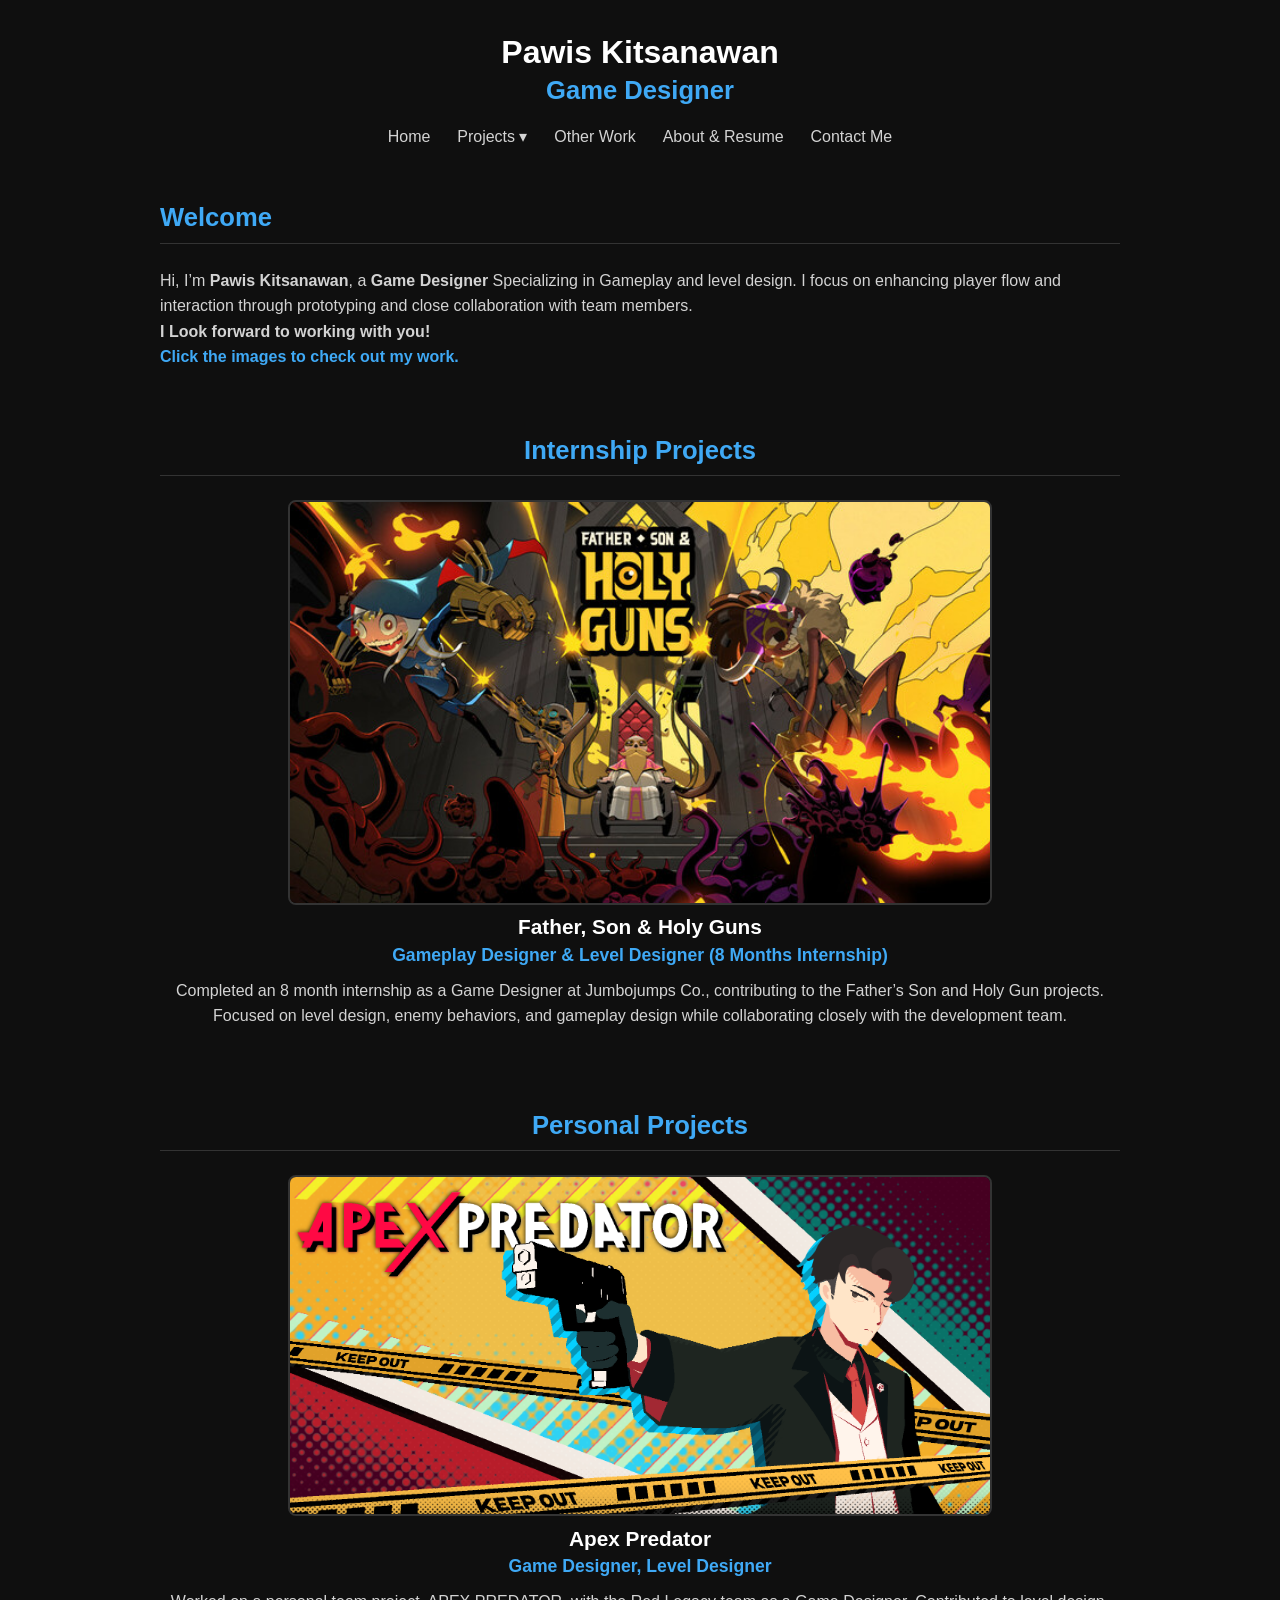
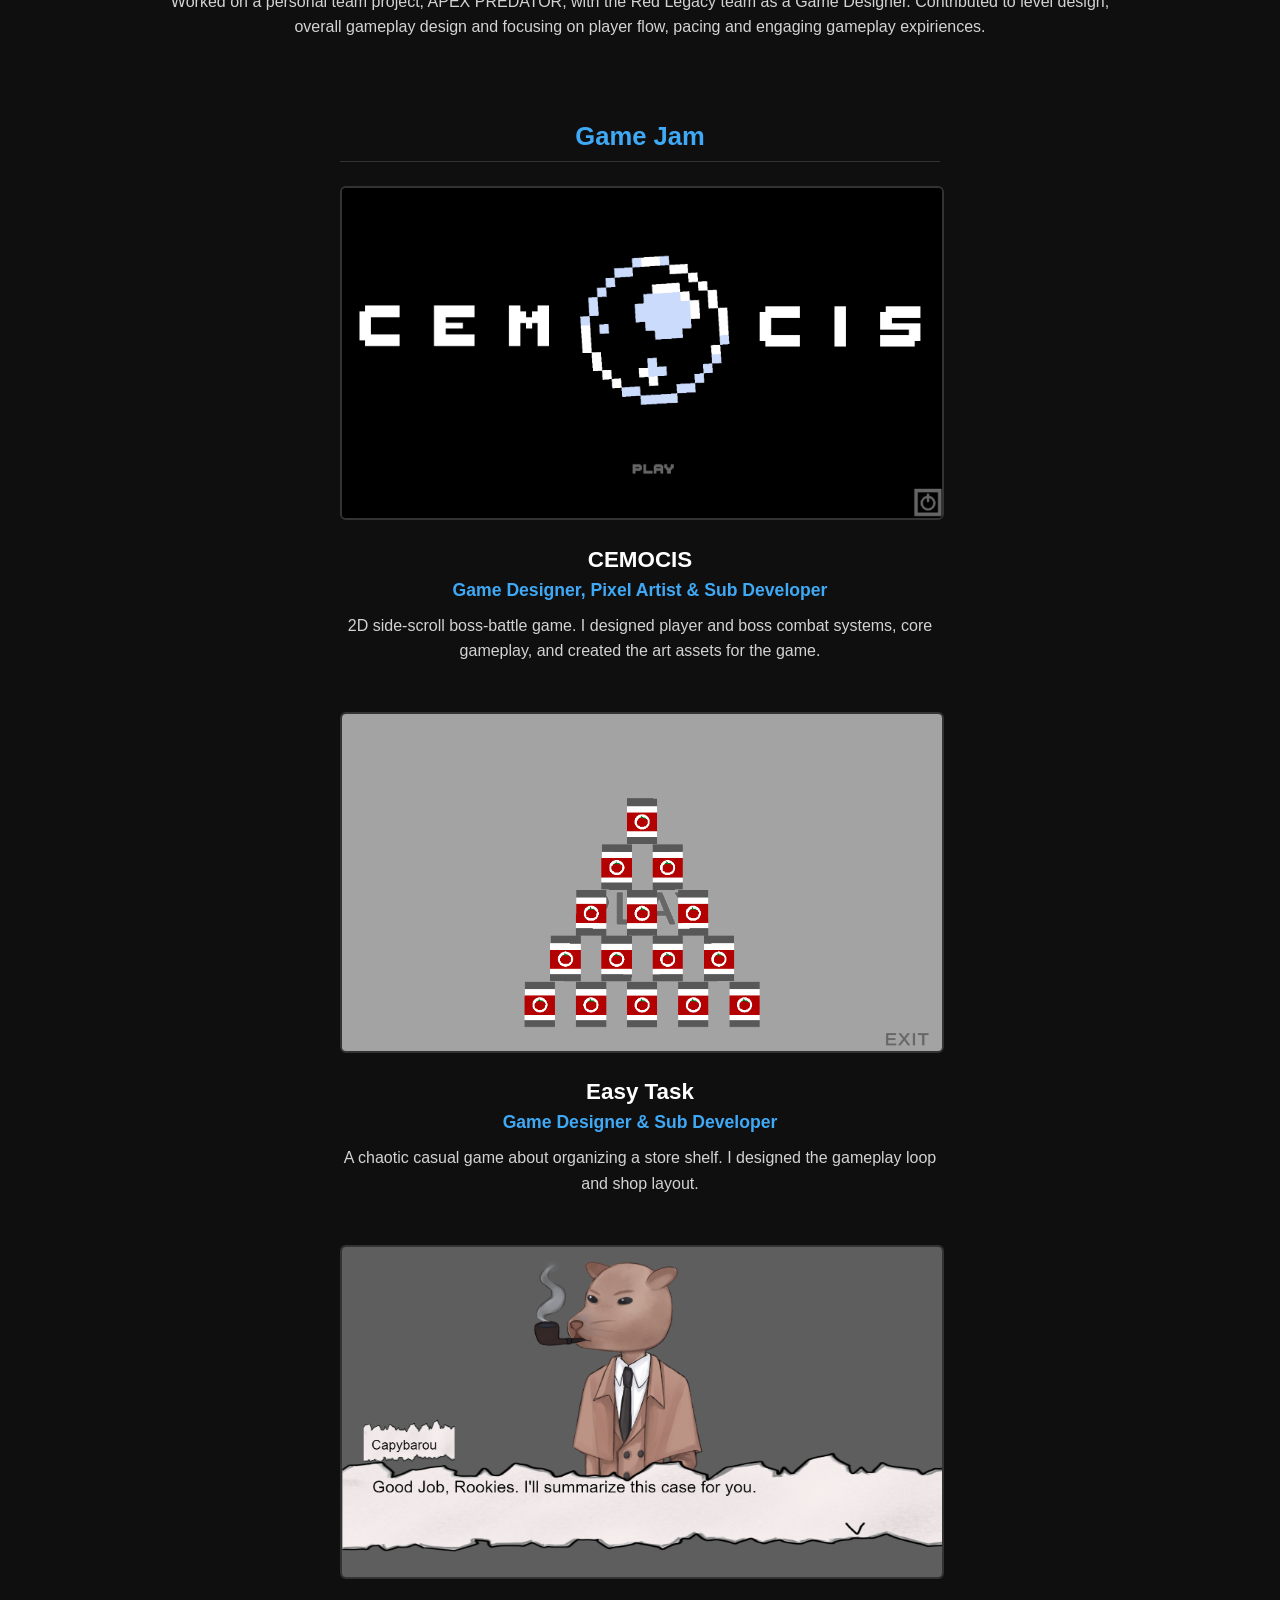
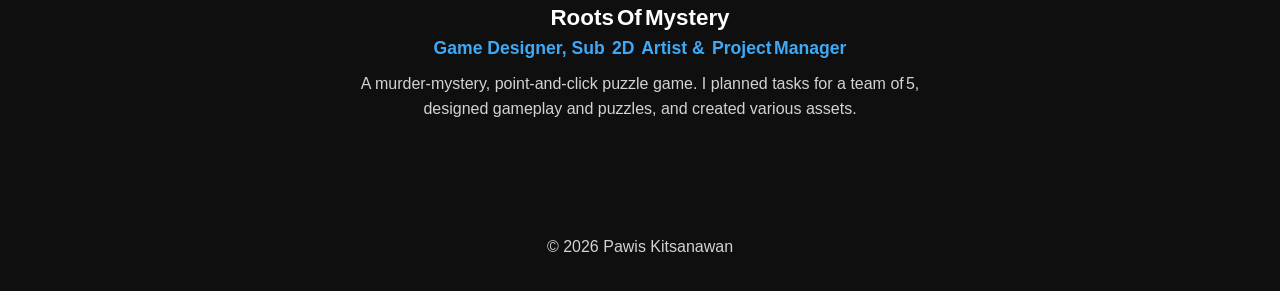
<file: index.html>
<!DOCTYPE html>
<html lang="en">
<head>
  <meta charset="UTF-8">
  <meta name="viewport" content="width=device-width, initial-scale=1">
  <title>Pawis Kitsanawan – Game Designer</title>
  <link rel="stylesheet" href="style.css">
</head>
<body>

  <header>
    <h1>Pawis Kitsanawan</h1>
    <p class="tagline"><h2><h>Game Designer</h2></p>
<nav>
  <a href="/PawisKPortSite/">Home</a>
  <div class="dropdown">
    <span class="dropbtn">Projects ▾</span>
    <div class="dropdown-content">
      <a href="/PawisKPortSite/projects/internship.html">Internship Project</a>
      <a href="/PawisKPortSite/projects/personal.html">Personal Project</a>
      <a href="/PawisKPortSite/projects/gamejam.html">Game Jam</a>
    </div>
  </div>
    <a href="/PawisKPortSite/otherwork.html">Other Work</a>
  <a href="/PawisKPortSite/about.html">About & Resume</a>
  <a href="/PawisKPortSite/contact.html">Contact Me</a>
</nav>
  </header>
  <main>
    <section>
      <h2><h>Welcome</h></h2>
      <p>
        Hi, I’m <strong>Pawis Kitsanawan</strong>, a <strong>Game Designer</strong> Specializing in Gameplay and level design. I focus on enhancing player flow and interaction through prototyping and close collaboration with team members.
		<strong><br>I Look forward to working with you!</strong></p>
		     <p><strong><hi>Click the images to check out my work.</hi></strong></p>
      <p>
		<!-- Project Showcase Section -->
<div class="project-gallery">

<div class="project-item">
      <h2><h>Internship Projects</h></h2>
  <a href="https://store.steampowered.com/app/2840880/Father_Son__Holy_Guns/"target="_blank">
    <img src="images/fatherson.jpg" alt="Father Son Holy Guns cover art">
  </a>
  <h3>Father, Son & Holy Guns</h3>
  <h4 class="role"><h>Gameplay Designer & Level Designer (8 Months Internship)</h4>
  <p>
  Completed an 8 month internship as a Game Designer at Jumbojumps Co., contributing to the Father’s Son and Holy Gun projects. Focused on level design, enemy behaviors, and gameplay design while collaborating closely with the development team.
  </p>
</div>

  <div class="project-item">
  <h2><h>Personal Projects</h></h2>
    <a href="https://toxiciv.itch.io/httpsdrivegooglecomfiled1hp18dl282am8lunawzq1xrdbcywdmcohviewuspshari" target="_blank">
      <img src="images/apexpredator.png" alt="Game 2 cover art">
    </a>
	<h3>Apex Predator</h3>
    <h4 class="role">Game Designer, Level Designer</h></h4>
	<p>Worked on a personal team project, APEX PREDATOR, with the Red Legacy team as a Game Designer. Contributed to level design, overall gameplay design and focusing on player flow, pacing and engaging gameplay expiriences.</p>
  </div>

<div class="project-item">
  <h2><h>Game Jam</h></h2>

  <div class="jam-gallery">

    <!-- Project 1 -->
    <div class="jam-project">
      <a href="https://toxiciv.itch.io/cemocis" target="_blank">
        <img src="images/cemocis.png" alt="CEMOCIS cover art">
      </a>
      <h3>CEMOCIS</h3>
      <h4 class="role">Game Designer, Pixel Artist & Sub Developer</h4>
      <p>
        2D side‑scroll boss‑battle game. I designed player and boss combat systems,
        core gameplay, and created the art assets for the game.
      </p>
    </div>

    <!-- Project 2 -->
    <div class="jam-project">
      <a href="https://toxiciv.itch.io/easy-task" target="_blank">
        <img src="images/easytask.png" alt="Easy Task cover art">
      </a>
      <h3>Easy Task</h3>
      <h4 class="role">Game Designer & Sub Developer</h4>
      <p>
        A chaotic casual game about organizing a store shelf.
        I designed the gameplay loop and shop layout.
      </p>
    </div>

    <!-- Project 3 -->
    <div class="jam-project">
      <a href="https://amiyadango.itch.io/roots-of-mystery" target="_blank">
        <img src="images/roots.png" alt="Roots Of Mystery cover art">
      </a>
      <h3>Roots Of Mystery</h3>
      <h4 class="role">Game Designer, Sub  2D  Artist &  Project Manager</h4>
      <p>
        A murder‑mystery, point‑and‑click puzzle game. I planned tasks for a team of 5,
        designed gameplay and puzzles, and created various assets.
      </p>
    </div>

  </div>
</div>


</div>

      </p>
    </section>
  </main>

  <footer>
    <p>© 2026 Pawis Kitsanawan</p>
  </footer>
</body>
</html>
</file>
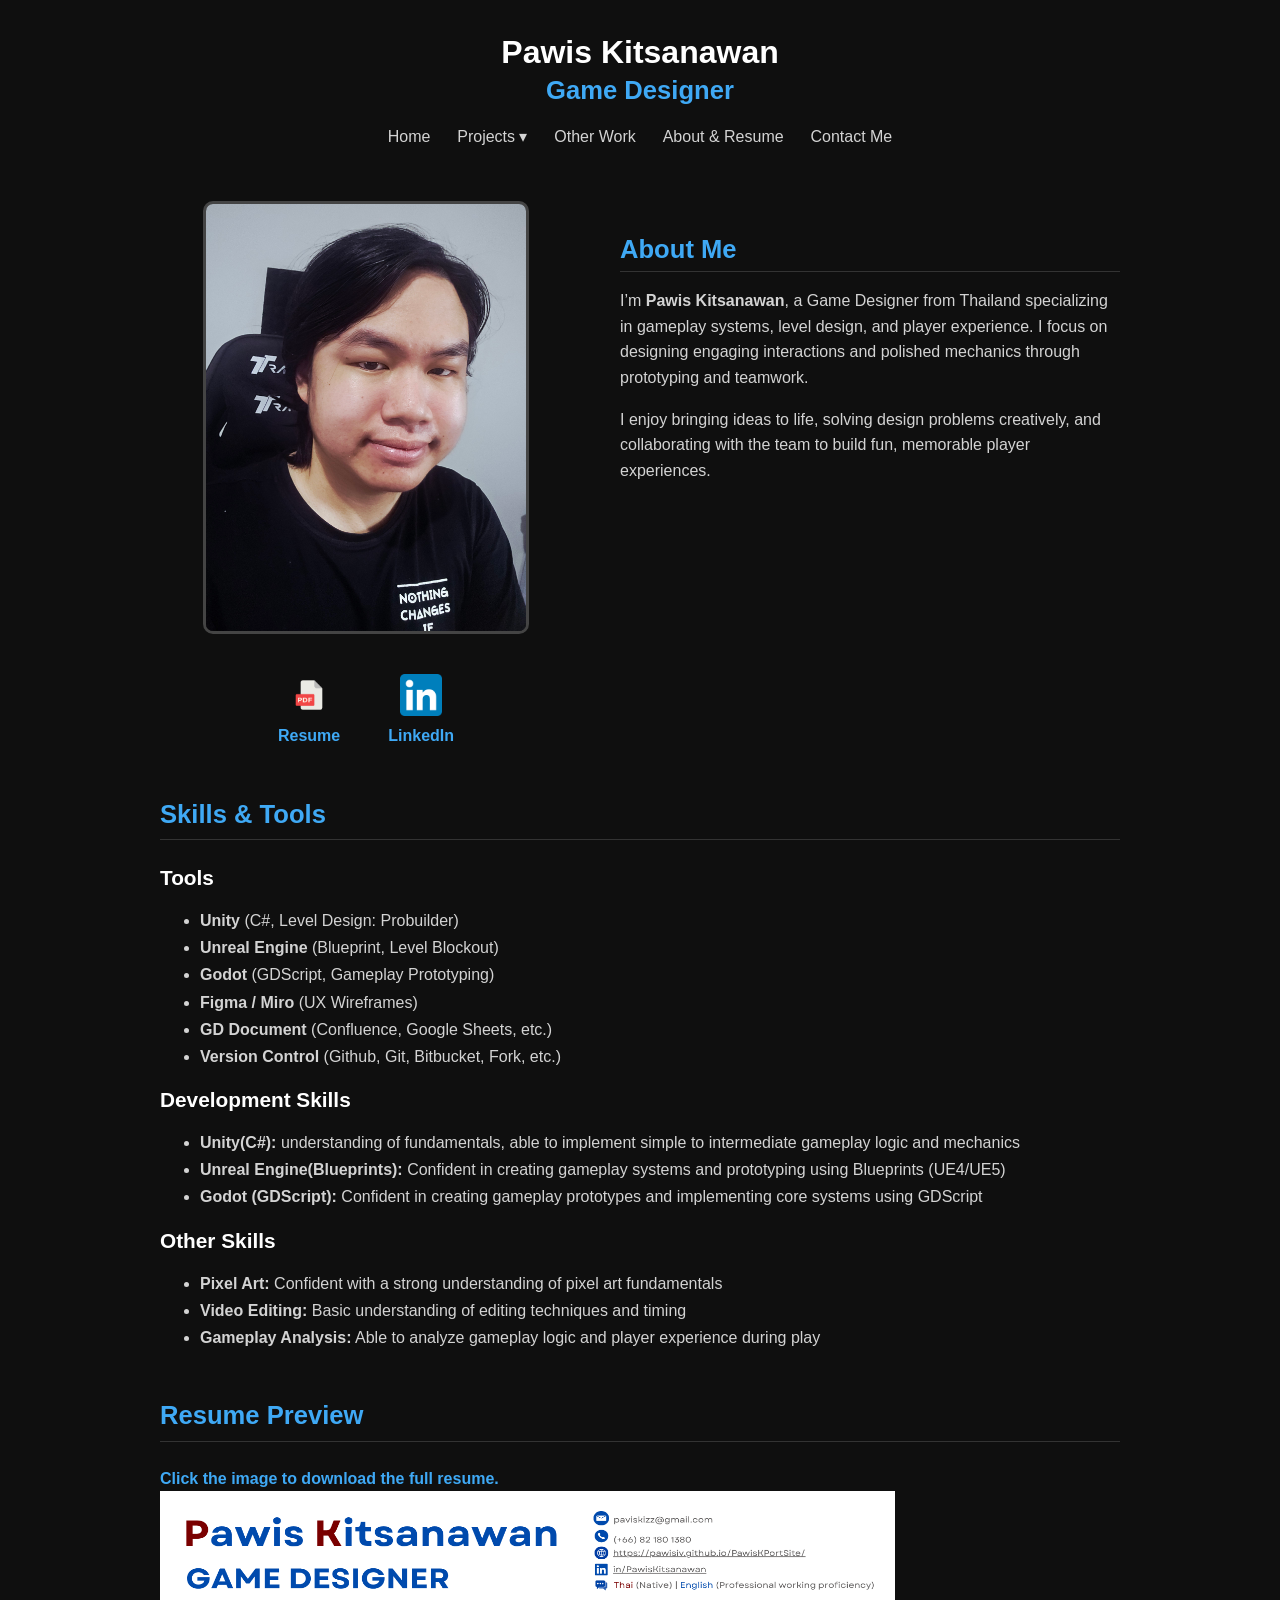
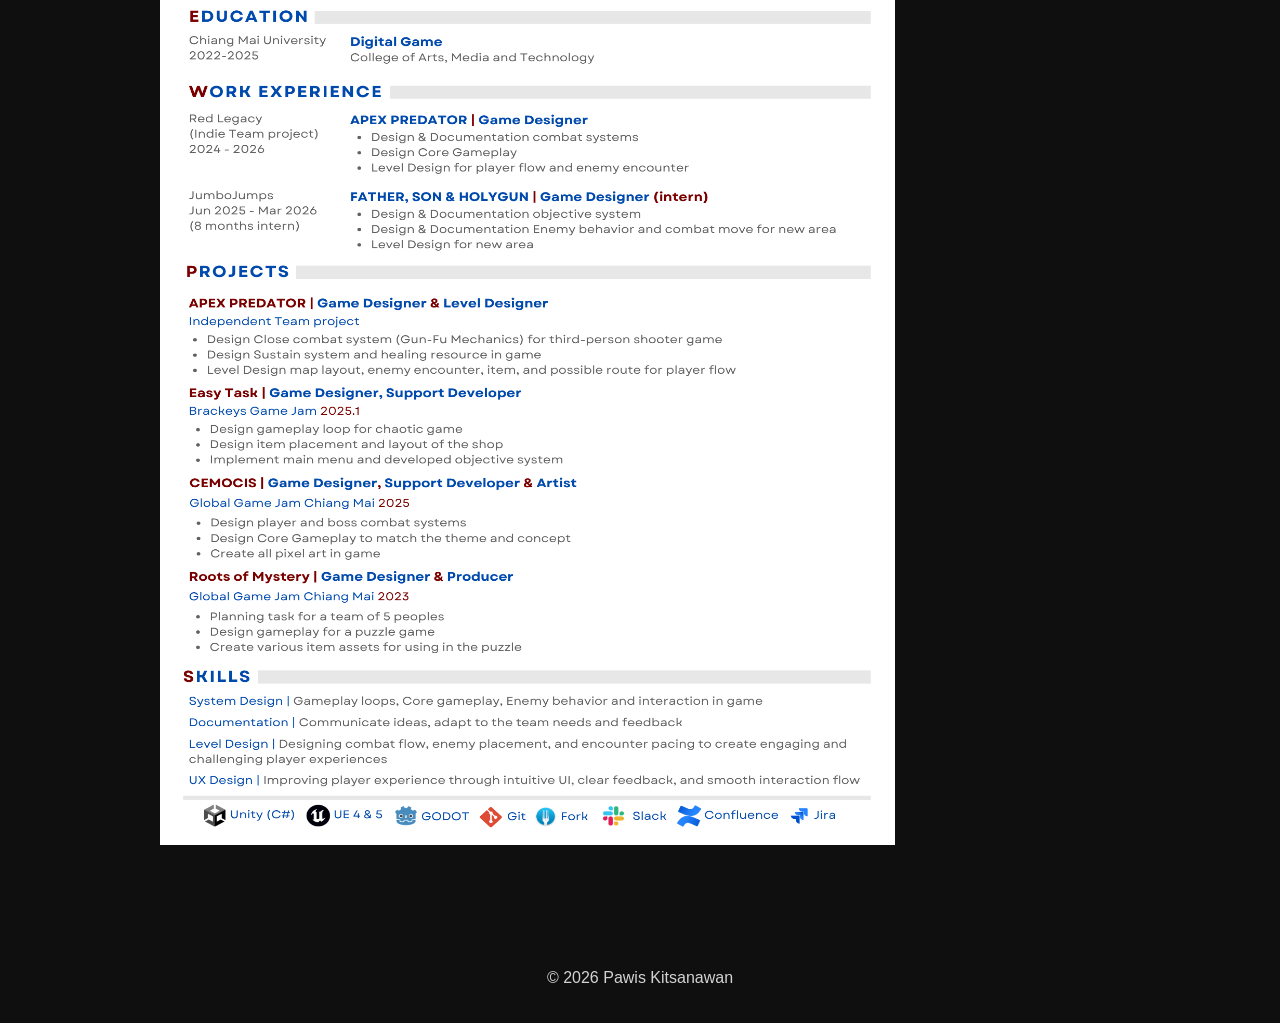
<file: about.html>
<!DOCTYPE html>
<html lang="en">
<head>
  <meta charset="UTF-8">
  <meta name="viewport" content="width=device-width, initial-scale=1">
  <title>Pawis Kitsanawan – Game Designer</title>
  <link rel="stylesheet" href="style.css">
</head>
<body>

  <header>
    <h1>Pawis Kitsanawan</h1>
    <p class="tagline"><h2><h>Game Designer</h2></p>
<nav>
  <a href="/PawisKPortSite/">Home</a>
  <div class="dropdown">
    <span class="dropbtn">Projects ▾</span>
    <div class="dropdown-content">
      <a href="/PawisKPortSite/projects/internship.html">Internship Project</a>
      <a href="/PawisKPortSite/projects/personal.html">Personal Project</a>
      <a href="/PawisKPortSite/projects/gamejam.html">Game Jam</a>
    </div>
  </div>
    <a href="/PawisKPortSite/otherwork.html">Other Work</a>
  <a href="/PawisKPortSite/about.html">About & Resume</a>
  <a href="/PawisKPortSite/contact.html">Contact Me</a>
</nav>
</header>

<main>

<section class="about-container">
  <!-- LEFT COLUMN -->
  <div class="about-left">
    <img src="images/Me.jpg" alt="Pawis Kitsanawan" class="about-photo">

<div class="about-links">
  <a href="resume.pdf" target="_blank" class="about-icon">
    <img src="images/icons/pdf-icon.png" alt="PDF File" width="40">
    <span>Resume</span>
  </a>

  <a href="https://www.linkedin.com/in/pawisk4444/" target="_blank" class="about-icon">
    <img src="images/icons/linkedin-icon.png" alt="LinkedIn Icon" width="32">
    <span>LinkedIn</span>
  </a>
</div>

  </div>

  <!-- RIGHT COLUMN -->
  <div class="about-right">
    <h2>About Me</h2>
    <p>
      I’m <strong>Pawis Kitsanawan</strong>, a Game Designer from Thailand specializing in
      gameplay systems, level design, and player experience.
      I focus on designing engaging interactions and polished mechanics
      through prototyping and teamwork.
    </p>
    <p>
      I enjoy bringing ideas to life, solving design problems creatively,
      and collaborating with the team to build fun, memorable player experiences.
    </p>
  </div>
</section>

<!-- SKILLS SECTION -->
<section class="skills">
  <h2>Skills & Tools</h2>
  <div class="skills-grid">
    <div class="skill-category">
      <h3>Tools</h3>
      <ul>
        <li><strong>Unity</strong> (C#, Level Design: Probuilder)</li>
        <li><strong>Unreal Engine</strong> (Blueprint, Level Blockout)</li>
        <li><strong>Godot</strong> (GDScript, Gameplay Prototyping)</li>
        <li><strong>Figma / Miro</strong> (UX Wireframes)</li>
		<li><strong>GD Document</strong> (Confluence, Google Sheets, etc.)</li>
		<li><strong>Version Control</strong> (Github, Git, Bitbucket, Fork, etc.)</li>
      </ul>
    </div>

    <div class="skill-category">
      <h3>Development Skills</h3>
      <ul>
        <li><strong>Unity(C#):</strong> understanding of fundamentals, able to implement simple to intermediate gameplay logic and mechanics</li>
        <li><strong>Unreal Engine(Blueprints):</strong> Confident in creating gameplay systems and prototyping using Blueprints (UE4/UE5)</li>
		<li><strong>Godot (GDScript):</strong> Confident in creating gameplay prototypes and implementing core systems using GDScript </li>
      </ul>
    </div>
	 <div class="skill-category">
      <h3>Other Skills</h3>
      <ul>
		<li><strong>Pixel Art:</strong> Confident with a strong understanding of pixel art fundamentals</li>
		<li><strong>Video Editing:</strong> Basic understanding of editing techniques and timing</li>
		<li><strong>Gameplay Analysis:</strong> Able to analyze gameplay logic and player experience during play</li>
      </ul>
    </div>
  </div>
</section>

<!-- RESUME PREVIEW -->
<section class="resume-preview">
  <h2>Resume Preview</h2>
   <p class="download-note"><strong><hi>Click the image to download the full resume.</hi></strong></p>
  <a href="resume.pdf" target="_blank">
    <img src="images/resumeimg.png" alt width="735" height="954" class="resume-image">
  </a>
 
</section>

</main>

<footer>
  <p>© 2026 Pawis Kitsanawan</p>
</footer>

</body>
</html>
</file>
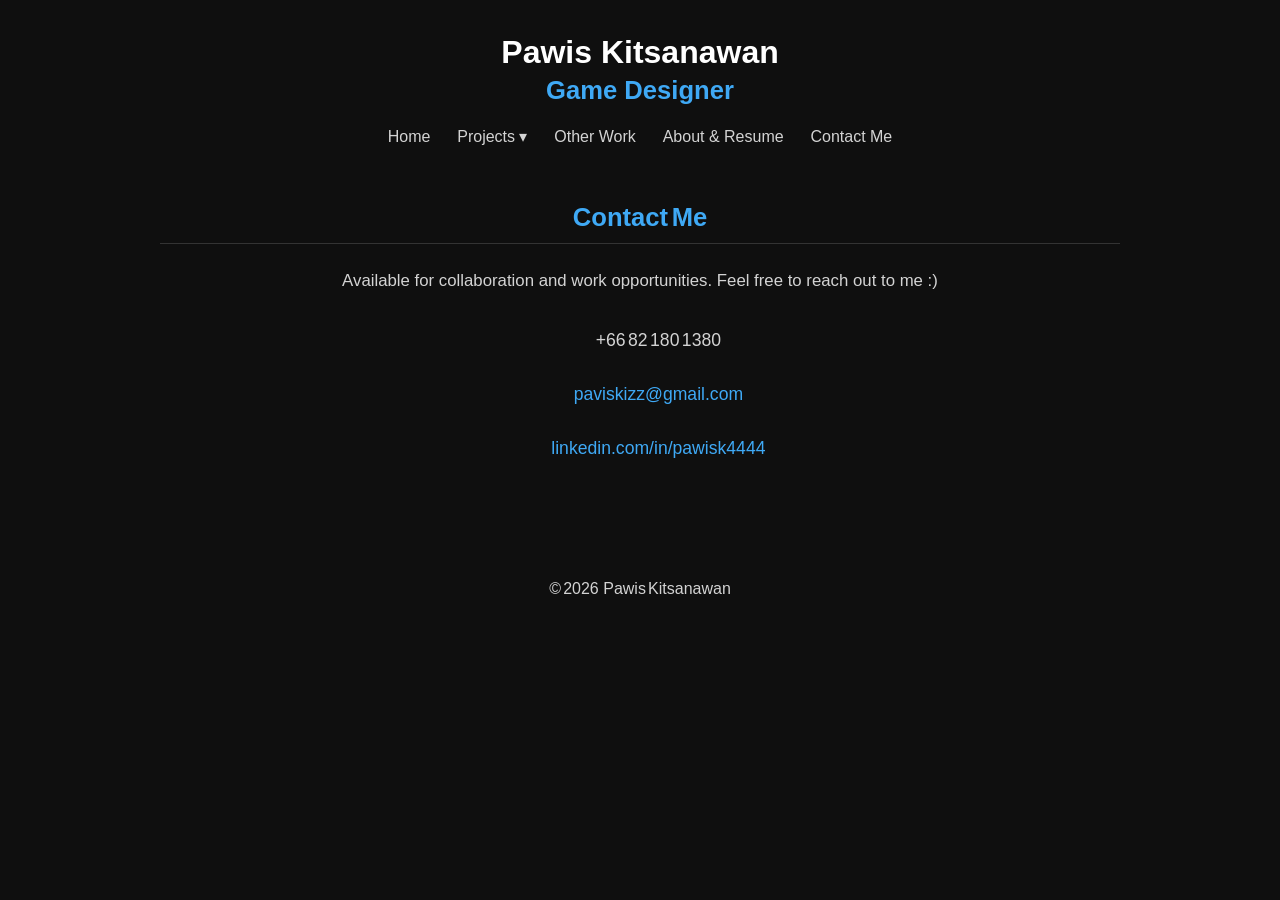
<file: contact.html>
<!DOCTYPE html>
<html lang="en">
<head>
  <meta charset="UTF-8">
  <meta name="viewport" content="width=device-width, initial-scale=1">
  <title>Pawis Kitsanawan – Game Designer</title>
  <link rel="stylesheet" href="style.css">
</head>
<body>

  <header>
    <h1>Pawis Kitsanawan</h1>
    <p class="tagline"><h2><h>Game Designer</h2></p>
<nav>
  <a href="/PawisKPortSite/">Home</a>
  <div class="dropdown">
    <span class="dropbtn">Projects ▾</span>
    <div class="dropdown-content">
      <a href="/PawisKPortSite/projects/internship.html">Internship Project</a>
      <a href="/PawisKPortSite/projects/personal.html">Personal Project</a>
      <a href="/PawisKPortSite/projects/gamejam.html">Game Jam</a>
    </div>
  </div>
    <a href="/PawisKPortSite/otherwork.html">Other Work</a>
  <a href="/PawisKPortSite/about.html">About & Resume</a>
  <a href="/PawisKPortSite/contact.html">Contact Me</a>
</nav>
  </header>
  </header>
<main>
  <section class="contact-container">
    <h2>Contact Me</h2>
    <p class="contact-intro">
      Available for collaboration and work opportunities. Feel free to reach out to me :)
    </p>
    <div class="contact-info">
      <div class="contact-item">
        <i class="fa-solid fa-phone"></i>
        <span>+66 82 180 1380</span>
      </div>
      <div class="contact-item">
        <i class="fa-solid fa-envelope"></i>
        <a href="mailto:paviskizz@gmail.com">paviskizz@gmail.com</a>
      </div>
      <div class="contact-item">
        <i class="fa-brands fa-linkedin"></i>
        <a href="https://www.linkedin.com/in/pawisk4444/" target="_blank">linkedin.com/in/pawisk4444</a>
      </div>
    </div>
  </section>
</main>
<footer>
  <p>© 2026 Pawis Kitsanawan</p>
</footer>
</body>
</html>
</file>
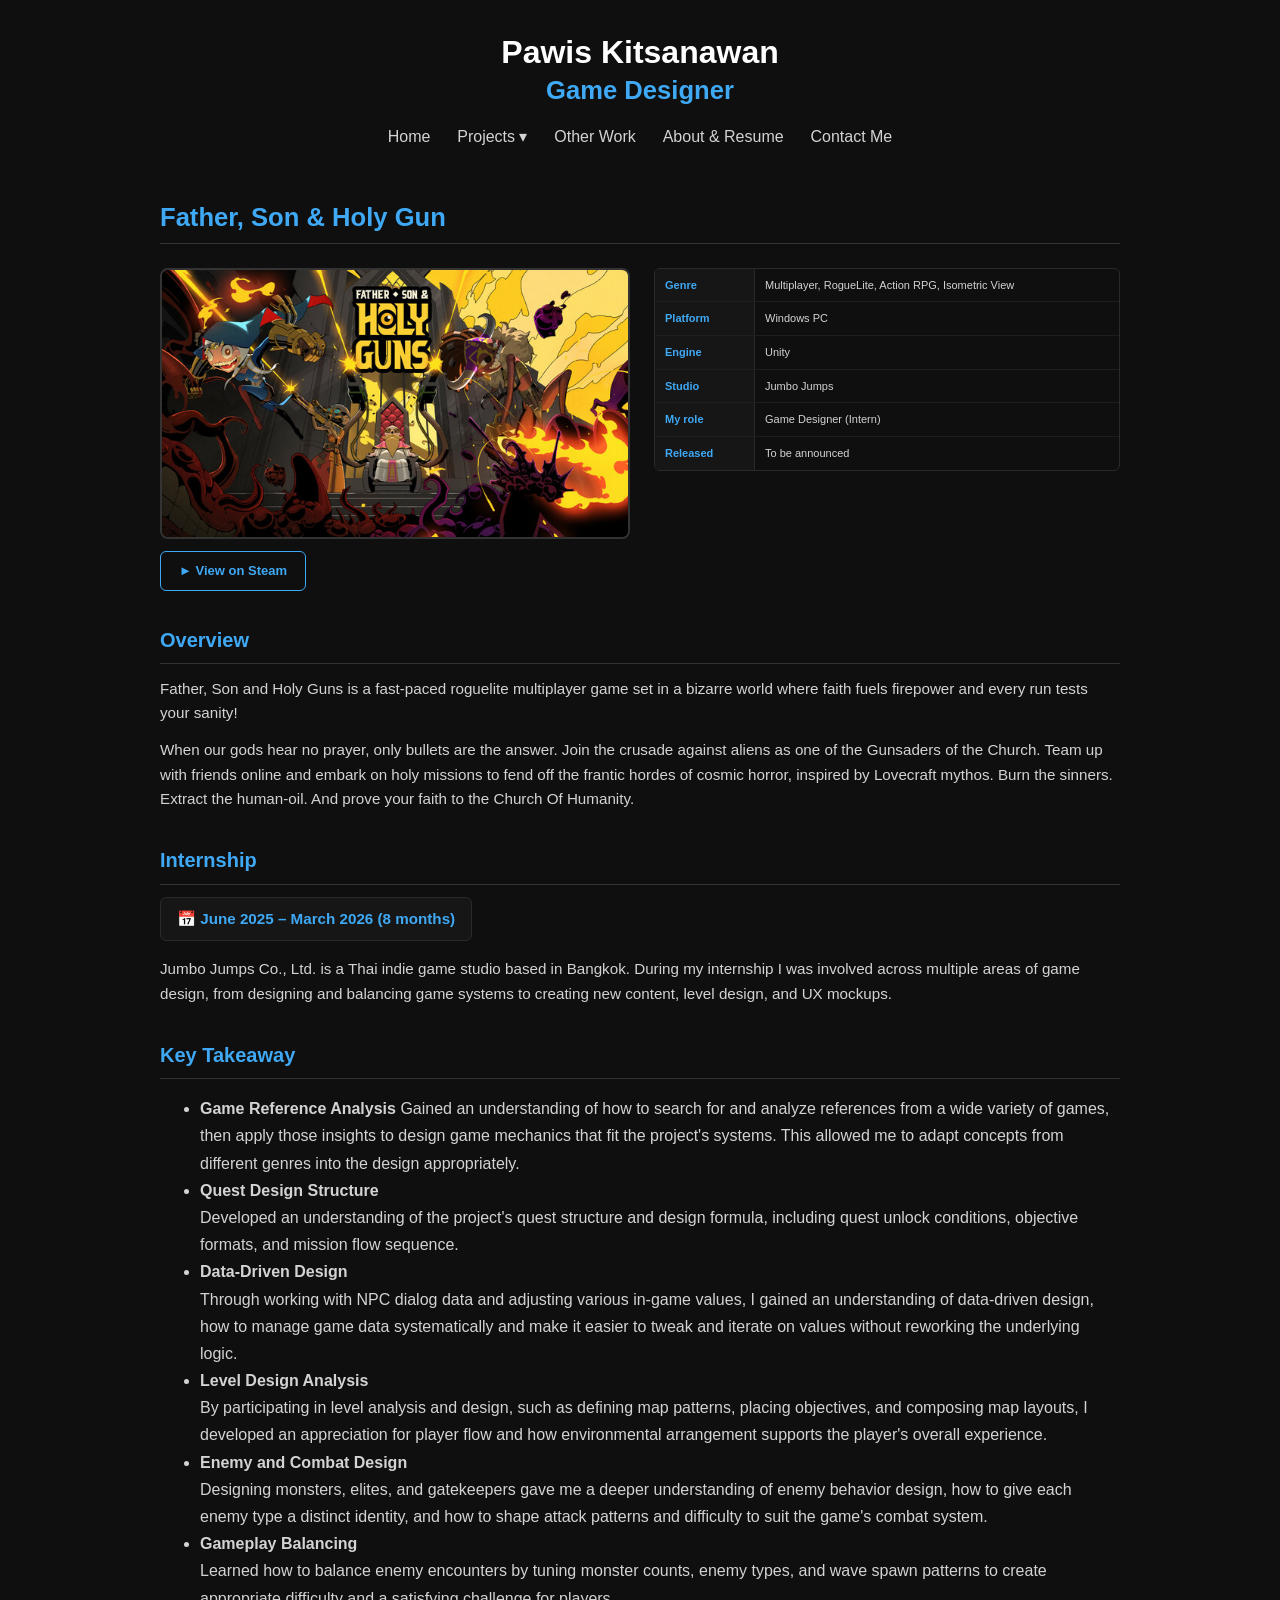
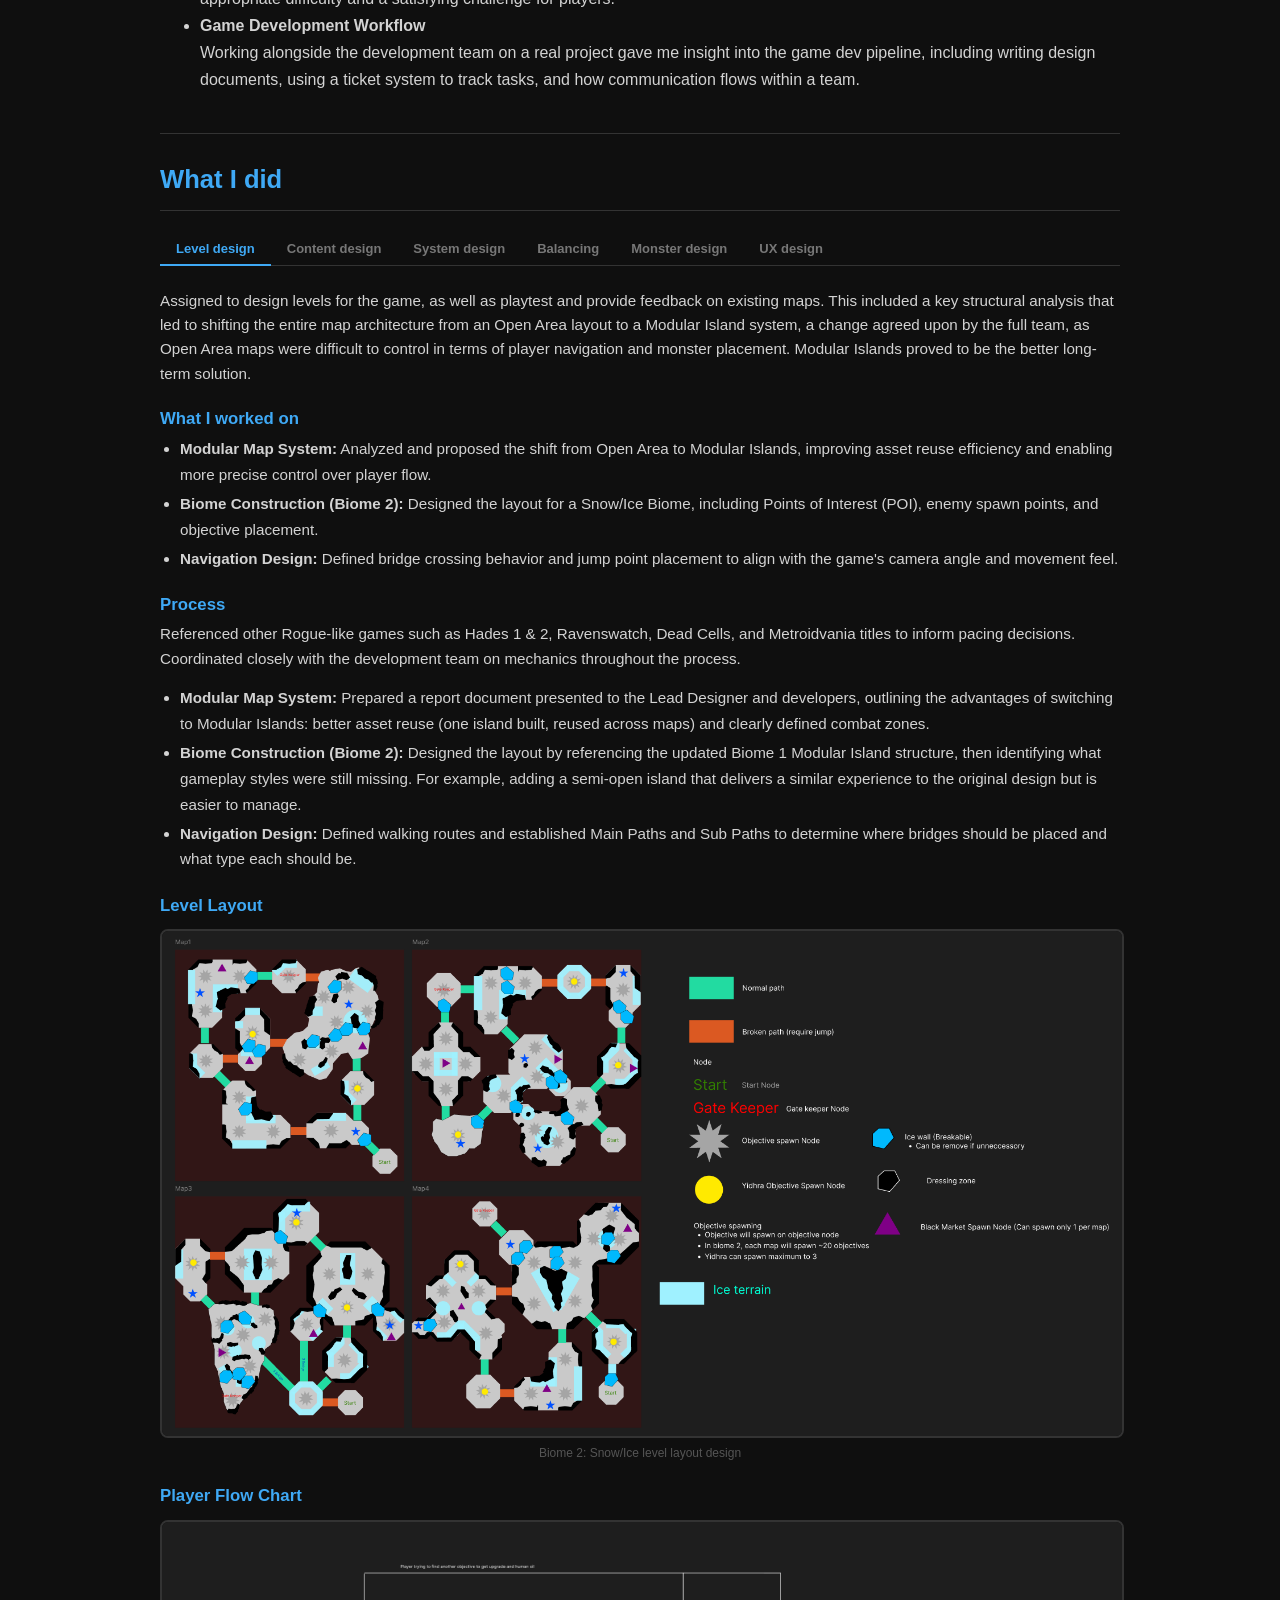
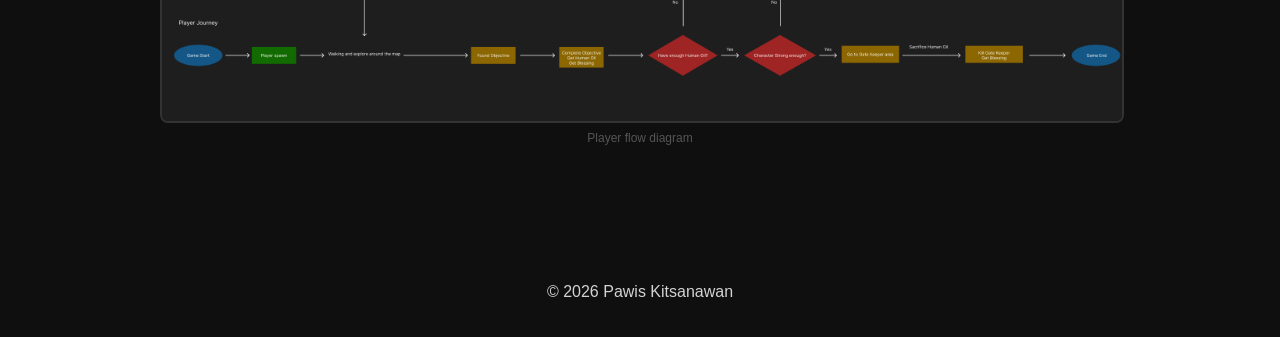
<file: projects/internship.html>
<!DOCTYPE html>
<html lang="en">
<head>
  <meta charset="UTF-8">
  <meta name="viewport" content="width=device-width, initial-scale=1">
  <title>Internship Project – Pawis Kitsanawan</title>
  <link rel="stylesheet" href="../style.css">
</head>
<body>
  <header>
    <h1>Pawis Kitsanawan</h1>
    <p class="tagline"><h2>Game Designer</h2></p>
<nav>
  <a href="/PawisKPortSite/">Home</a>

  <div class="dropdown">
    <span class="dropbtn">Projects ▾</span>
    <div class="dropdown-content">
      <a href="/PawisKPortSite/projects/internship.html">Internship Project</a>
      <a href="/PawisKPortSite/projects/personal.html">Personal Project</a>
      <a href="/PawisKPortSite/projects/gamejam.html">Game Jam</a>
    </div>
  </div>
  <a href="/PawisKPortSite/otherwork.html">Other Work</a>
  <a href="/PawisKPortSite/about.html">About & Resume</a>
  <a href="/PawisKPortSite/contact.html">Contact Me</a>
</nav>


  </header>

<main>
    <section>
      <h2>Father, Son & Holy Gun</h2>  <!-- ← change -->
    </section>
 
    <!-- ── TOP: image + info table ── -->
    <div class="in-top">
 
      <!-- Left: game image + Steam link -->
      <div>
        <img src="../images/fatherson.jpg" alt="Game title" class="in-img" />
        <a href="https://store.steampowered.com/app/2840880/Father_Son__Holy_Guns/" class="in-steam" target="_blank">
          &#9658; View on Steam
        </a>
      </div>
 
      <!-- Right: info table -->
      <div class="in-info">
        <div class="in-ir"><div class="in-il">Genre</div><div class="in-iv">Multiplayer, RogueLite, Action RPG, Isometric View</div></div>
        <div class="in-ir"><div class="in-il">Platform</div><div class="in-iv">Windows PC</div></div>
        <div class="in-ir"><div class="in-il">Engine</div><div class="in-iv">Unity</div></div>
        <div class="in-ir"><div class="in-il">Studio</div><div class="in-iv">Jumbo Jumps</div></div>
        <div class="in-ir"><div class="in-il">My role</div><div class="in-iv">Game Designer (Intern)</div></div>
        <div class="in-ir"><div class="in-il">Released</div><div class="in-iv">To be announced</div></div>
      </div>
 
    </div><!-- /in-top -->
 
    <!-- ── OVERVIEW ── -->
    <div class="in-sec">
      <div class="in-sec-title">Overview</div>
      <p>Father, Son and Holy Guns is a fast-paced roguelite multiplayer game set in a bizarre world where faith fuels firepower and every run tests your sanity!</p>
      <p>When our gods hear no prayer, only bullets are the answer. Join the crusade against aliens as one of the Gunsaders of the Church. Team up with friends online and embark on holy missions to fend off the frantic hordes of cosmic horror, inspired by Lovecraft mythos. Burn the sinners. Extract the human-oil. And prove your faith to the Church Of Humanity.</p>
    </div>
 
    <!-- ── INTERNSHIP INFO ── -->
    <div class="in-sec">
      <div class="in-sec-title">Internship</div>
      <div class="in-duration">&#128197; June 2025 – March 2026 (8 months)</div>
      <p>
	  Jumbo Jumps Co., Ltd. is a Thai indie game studio based in Bangkok.
	  During my internship I was involved across multiple areas of game design,
	  from designing and balancing game systems to creating new content, level design, and UX mockups.
	  </p>
    </div>
 
    <!-- ── WHAT I GOT ── -->
    <div class="in-sec">
      <div class="in-sec-title">Key Takeaway</div>
      <p><!-- Reflect on what you learned and took away from this internship. Skills, mindset, industry knowledge, etc. --></p>
      <ul>
        <li><strong>Game Reference Analysis</strong>
Gained an understanding of how to search for and analyze references from a wide variety of games,
 then apply those insights to design game mechanics that fit the project's systems. 
 This allowed me to adapt concepts from different genres into the design appropriately.</li>
        <li><strong>Quest Design Structure</strong></li> 
Developed an understanding of the project's quest structure and design formula, 
including quest unlock conditions, objective formats, and mission flow sequence.
        <li><strong>Data-Driven Design</strong></li> Through working with NPC dialog data and adjusting various in-game values, 
		I gained an understanding of data-driven design, how to manage game data systematically and make 
		it easier to tweak and iterate on values without reworking the underlying logic.
		<li><strong>Level Design Analysis</strong></li> By participating in level analysis and design, such as defining map patterns,
		placing objectives, and composing map layouts, I developed an appreciation for player flow and how environmental 
		arrangement supports the player's overall experience.
		<li><strong>Enemy and Combat Design</strong></li> 
Designing monsters, elites, and gatekeepers gave me a deeper understanding of enemy behavior design, 
how to give each enemy type a distinct identity, and how to shape attack patterns and difficulty to suit the game's combat system.
		<li><strong>Gameplay Balancing</strong></li>
Learned how to balance enemy encounters by tuning monster counts, enemy types,
 and wave spawn patterns to create appropriate difficulty and a satisfying challenge for players.
		<li><strong>Game Development Workflow</strong></li>Working alongside the development team on a real project gave me 
		insight into the game dev pipeline, including writing design documents, using a ticket system to track tasks, 
		and how communication flows within a team.
      </ul>
    </div>
 
    <!-- ── WORK DETAIL TABS ── -->
    <div class="in-detail-wrap">
      <div class="in-detail-title">What I did</div>
 
      <!-- Add or remove tab buttons to match your work.
           Each button's data-tab must match its content div's id (without "tab-") -->
      <div class="in-tabs">
        <button class="in-tab on"  data-tab="level">Level design</button>
        <button class="in-tab" data-tab="content">Content design</button>
        <button class="in-tab" data-tab="quest">System design</button>
        <button class="in-tab" data-tab="balance">Balancing</button>
        <button class="in-tab" data-tab="monster">Monster design</button>
        <button class="in-tab" data-tab="ux">UX design</button>
      </div>
 
<!-- LEVEL DESIGN -->
<div class="in-tc on" id="tab-level">

  <p>Assigned to design levels for the game, as well as playtest and provide feedback on existing maps. This included a key structural analysis that led to shifting the entire map architecture from an Open Area layout to a Modular Island system, a change agreed upon by the full team, as Open Area maps were difficult to control in terms of player navigation and monster placement. Modular Islands proved to be the better long-term solution.</p>

  <h4>What I worked on</h4>
  <ul>
    <li><strong>Modular Map System:</strong> Analyzed and proposed the shift from Open Area to Modular Islands, improving asset reuse efficiency and enabling more precise control over player flow.</li>
    <li><strong>Biome Construction (Biome 2):</strong> Designed the layout for a Snow/Ice Biome, including Points of Interest (POI), enemy spawn points, and objective placement.</li>
    <li><strong>Navigation Design:</strong> Defined bridge crossing behavior and jump point placement to align with the game's camera angle and movement feel.</li>
  </ul>

  <h4>Process</h4>
  <p>Referenced other Rogue-like games such as Hades 1 &amp; 2, Ravenswatch, Dead Cells, and Metroidvania titles to inform pacing decisions. Coordinated closely with the development team on mechanics throughout the process.</p>
  <ul>
    <li><strong>Modular Map System:</strong> Prepared a report document presented to the Lead Designer and developers, outlining the advantages of switching to Modular Islands: better asset reuse (one island built, reused across maps) and clearly defined combat zones.</li>
    <li><strong>Biome Construction (Biome 2):</strong> Designed the layout by referencing the updated Biome 1 Modular Island structure, then identifying what gameplay styles were still missing. For example, adding a semi-open island that delivers a similar experience to the original design but is easier to manage.</li>
    <li><strong>Navigation Design:</strong> Defined walking routes and established Main Paths and Sub Paths to determine where bridges should be placed and what type each should be.</li>
  </ul>

  <h4>Level Layout</h4>
  <img src="../images/biome2.png" alt="Level layout design" class="in-detail-img" />
  <div class="in-detail-cap">Biome 2: Snow/Ice level layout design</div>

  <h4>Player Flow Chart</h4>
  <img src="../images/playerflowfatherson.png" alt="Player flow chart" class="in-detail-img" />
  <div class="in-detail-cap">Player flow diagram</div>

</div><!-- /tab-level -->
 
<div class="in-tc" id="tab-content">

  <p>Assigned to design new content to increase gameplay variety and keep the experience engaging, by both improving existing mechanics and identifying opportunities to bring new systems into the game.</p>

  <h4>What I worked on</h4>
  <ul>
    <li><strong>Character Abilities</strong>: Designed ultimate abilities for the main playable characters, focusing on giving each a distinct playstyle such as combo-focused, zone control, and burst damage.</li>
    <li><strong>Objective Variety</strong>: Designed secondary in-level objectives including base defense, resource collection, and elite enemy elimination to add variety to each run.</li>
  </ul>

  <h4>Process</h4>
  <p>Studied the existing GDD to analyze what gameplay styles could still be added to make the game more fun without making it feel unfocused or overcrowded with systems.</p>
  <ul>
    <li><strong>Character Abilities</strong>: Identified each character's strengths and weaknesses, then decided whether to amplify their strengths or compensate for their weaknesses when designing the ability.</li>
    <li><strong>Objective Variety</strong>: Referenced objectives and missions from other games, then proposed to the team how the mechanics could be adapted to fit our game's existing systems.</li>
  </ul>

</div><!-- /tab-content -->
 
     <!-- SYSTEM DESIGN -->
<div class="in-tc" id="tab-quest">

  <p>Assigned to design game systems that required mathematical formulas to make them repeatable and adjustable, including systems designed to integrate with the Steam platform.</p>

  <h4>What I worked on</h4>
  <ul>
    <li><strong>Progression and Quest System</strong>: Designed the structure of a repeatable quest system, including dynamic difficulty formulas and unlock conditions tied to player progression.</li>
    <li><strong>Steam Achievement Integration</strong>: Planned and defined unlock conditions for Steam Achievements to align with Steam's technical requirements.</li>
    <li><strong>Dialog Data Setup</strong> — Prepared NPC dialog data from the narrative team and integrated it into the game, including setting up data structure for localization support.</li>
  </ul>

  <h4>Process</h4>
  <p>Studied Steam's platform requirements and proposed the necessary systems and variables to the development team so the game could properly communicate with the platform. Also researched calculation principles that allow a single formula to be reused while adjusting values based on randomized parameters within the design constraints.</p>
  <ul>
    <li><strong>Progression and Quest System</strong>: Researched and tested a dynamic difficulty formula (Quest Formula) to improve replayability, and designed questline unlock conditions based on player progress milestones.</li>
    <li><strong>Steam Achievement Integration</strong>: Researched Steam Achievement requirements and defined the variable types that affect unlock conditions across different formats. Assigned API names to each achievement for platform communication.</li>
    <li><strong>Dialog Data Setup</strong>: Designed the data structure for the development team, then integrated dialog entries into the Dialog Manager system, organizing conversations into sequences for proper playback order.</li>
  </ul>
<h4>Quest formula</h4>
  <img src="../images/quest.png" alt="Player flow chart" class="in-detail-img" />
  <div class="in-detail-cap">Quest formula example</div>
</div><!-- /tab-quest -->
 
<!-- BALANCING -->
<div class="in-tc" id="tab-balance">

  <p>Supported the balancing side of the game with a focus on enemy encounter tuning and preparing the game for a public demo.</p>

  <h4>What I worked on</h4>
  <ul>
    <li>Defined monster wave composition for each objective, including the number of enemies, number of waves, and enemy types, as well as designating elite objective encounters.</li>
    <li>Worked on game balancing that was used in the Thailand Game Show 2025 demo.</li>
  </ul>

</div><!-- /tab-balance -->
 
<!-- MONSTER DESIGN -->
<div class="in-tc" id="tab-monster">

  <p>Designed enemy movesets and AI behaviors for monsters in the game, focusing on giving each enemy type a distinct identity that fits the combat system.</p>

  <h4>What I worked on</h4>
  <ul>
    <li><strong>Enemy Behavior Design</strong>: Designed attack movesets and AI behavior patterns for monsters, covering a range of archetypes such as slow heavy hitters, fast aggressors, and support types.</li>
  </ul>

  <h4>Process</h4>
  <p>Started by defining what kind of attack patterns were needed, then researched enemies from other games that matched those goals. After establishing each monster's behavior profile, the reference material was presented to the team to guide the technical implementation and animation direction.</p>

<h4>MonsterA Design</h4>
  <img src="../images/MonsterA.png" alt="Level layout design" class="in-detail-img" />
  <div class="in-detail-cap">Monster A moveset and behavior</div>

  <h4>BossA Design</h4>
  <img src="../images/BossA.png" alt="Player flow chart" class="in-detail-img" />
  <div class="in-detail-cap">Boss A Behavior and phase</div>
</div><!-- /tab-monster -->
 
    <!-- UX DESIGN -->
<div class="in-tc" id="tab-ux">

  <p>Created UI design mockups for the UX/UI team to work from, focusing on defining what information and elements each screen needed to present to the player.</p>

  <h4>What I worked on</h4>
  <ul>
    <li><strong>Result Screen Mockup</strong>: Designed the flow of the result screen layout covering different end-of-run scenarios.</li>
    <li><strong>Skill Overview Mockup</strong>: Designed a skill overview screen to clearly communicate each character's abilities to the player.</li>
  </ul>

  <h4>Process</h4>
  <p>Referenced UI from various games and selected elements worth adapting into the design, then presented the mockups to the UX/UI team as a handoff for further development.</p>
  <ul>
    <li><strong>Result Screen Mockup</strong>: Studied similar genre games and summarized what information should be shown, such as upgrades and builds from that run, play time, and other player profile data.</li>
    <li><strong>Skill Overview Mockup</strong>: Referenced hero shooter games such as Overwatch and Marvel Rivals, as they share a similar structure where players select a character and all characters share the same basic input layout, making them a strong reference for how to present skill information clearly.</li>
  </ul>
  <h4>Skill Overview Design</h4>
  <img src="../images/Skill.png" alt="Level layout design" class="in-detail-img" />
  <div class="in-detail-cap">Skill Overview mock up</div>
  <h4>Result Screen Flow</h4>
  <img src="../images/resultflow.png" alt="Level layout design" class="in-detail-img" />
  <div class="in-detail-cap">Result Screen Flow mock up</div>
</div><!-- /tab-ux -->
    </div><!-- /in-detail-wrap -->
 
  </main>
 
  <footer>
    <p>&copy; 2026 Pawis Kitsanawan</p>
  </footer>
 
  <script>
    document.querySelectorAll('.in-tab').forEach(tab => {
      tab.onclick = () => {
        document.querySelectorAll('.in-tab').forEach(t => t.classList.remove('on'));
        document.querySelectorAll('.in-tc').forEach(t => t.classList.remove('on'));
        tab.classList.add('on');
        document.getElementById('tab-' + tab.dataset.tab).classList.add('on');
      };
    });
	// Lightbox
const overlay = document.createElement('div');
overlay.className = 'lb-overlay';
const lbImg = document.createElement('img');
overlay.appendChild(lbImg);
document.body.appendChild(overlay);

document.querySelectorAll('.in-detail-img').forEach(img => {
  img.onclick = () => {
    lbImg.src = img.src;
    lbImg.alt = img.alt;
    overlay.classList.add('open');
  };
});

overlay.onclick = (e) => {
  if (e.target === overlay) overlay.classList.remove('open');
};

document.addEventListener('keydown', (e) => {
  if (e.key === 'Escape') overlay.classList.remove('open');
});
  </script>
 
</body>
</html>
</file>
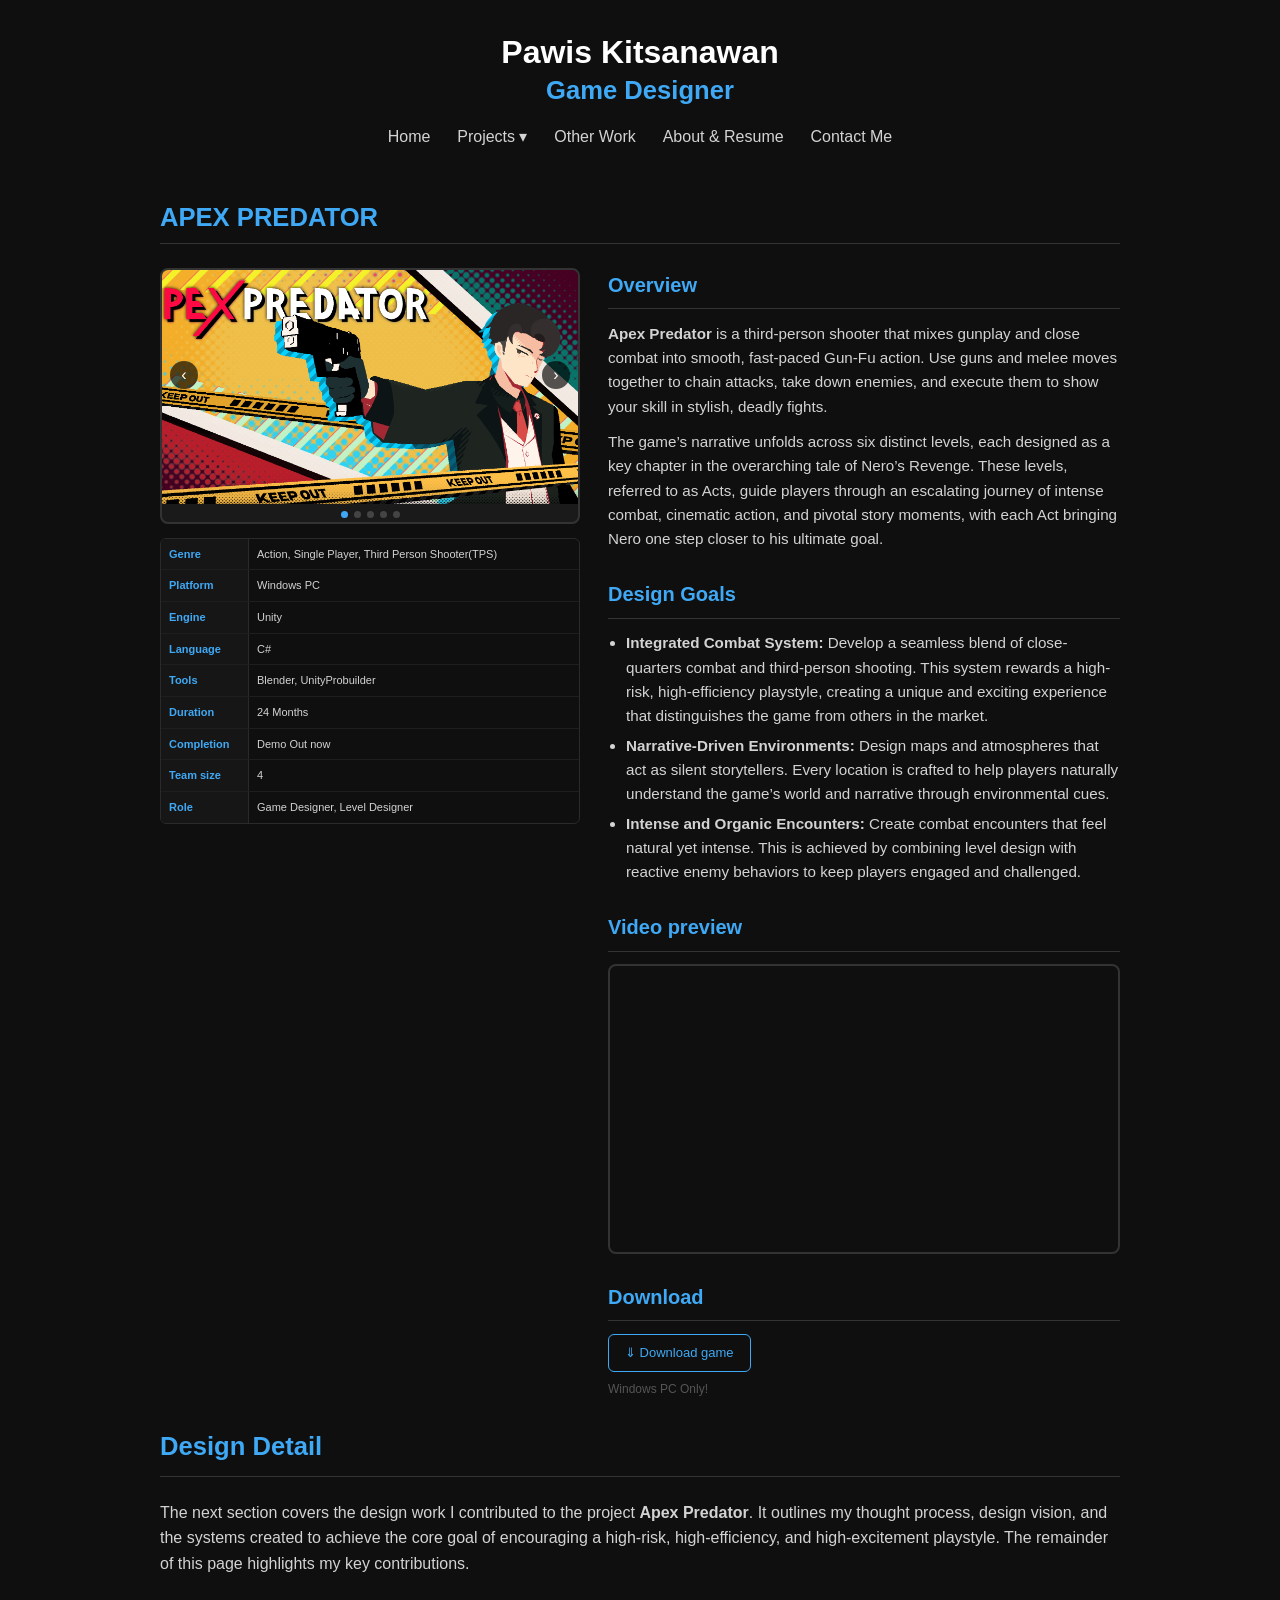
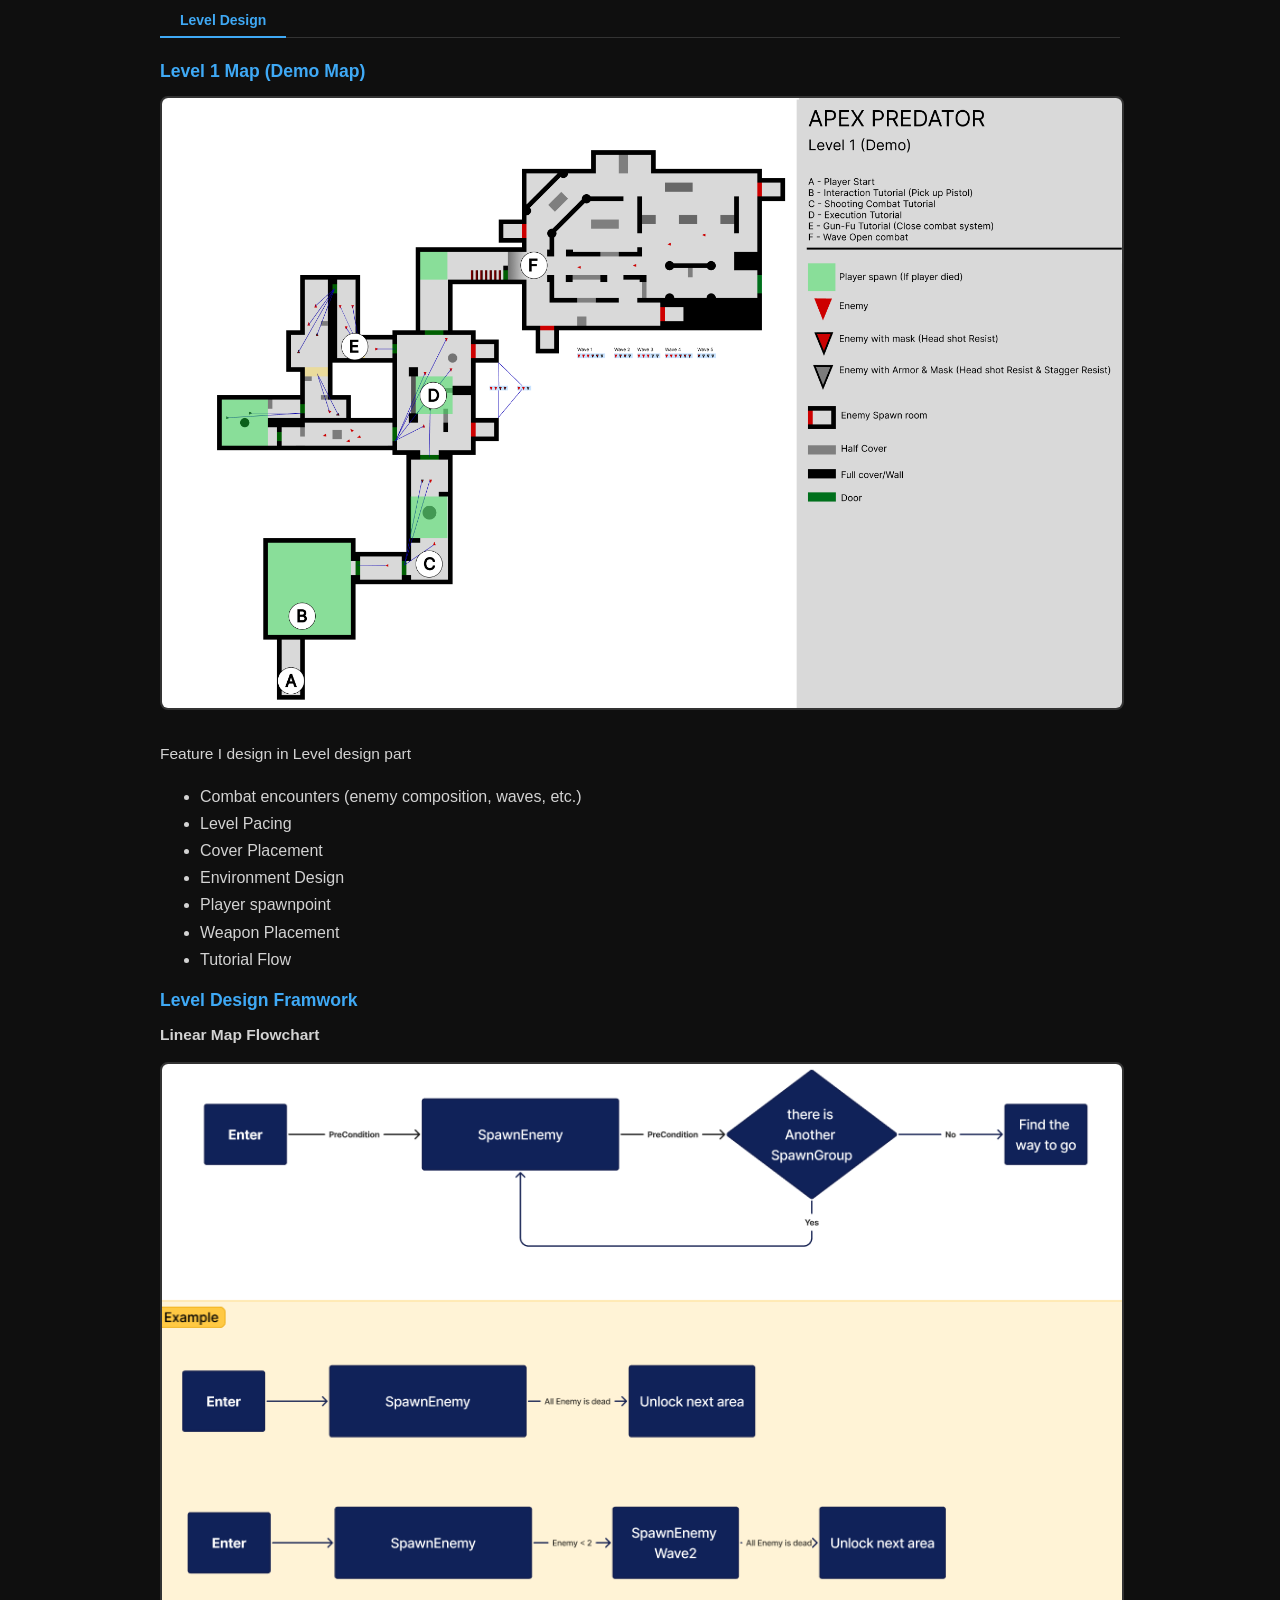
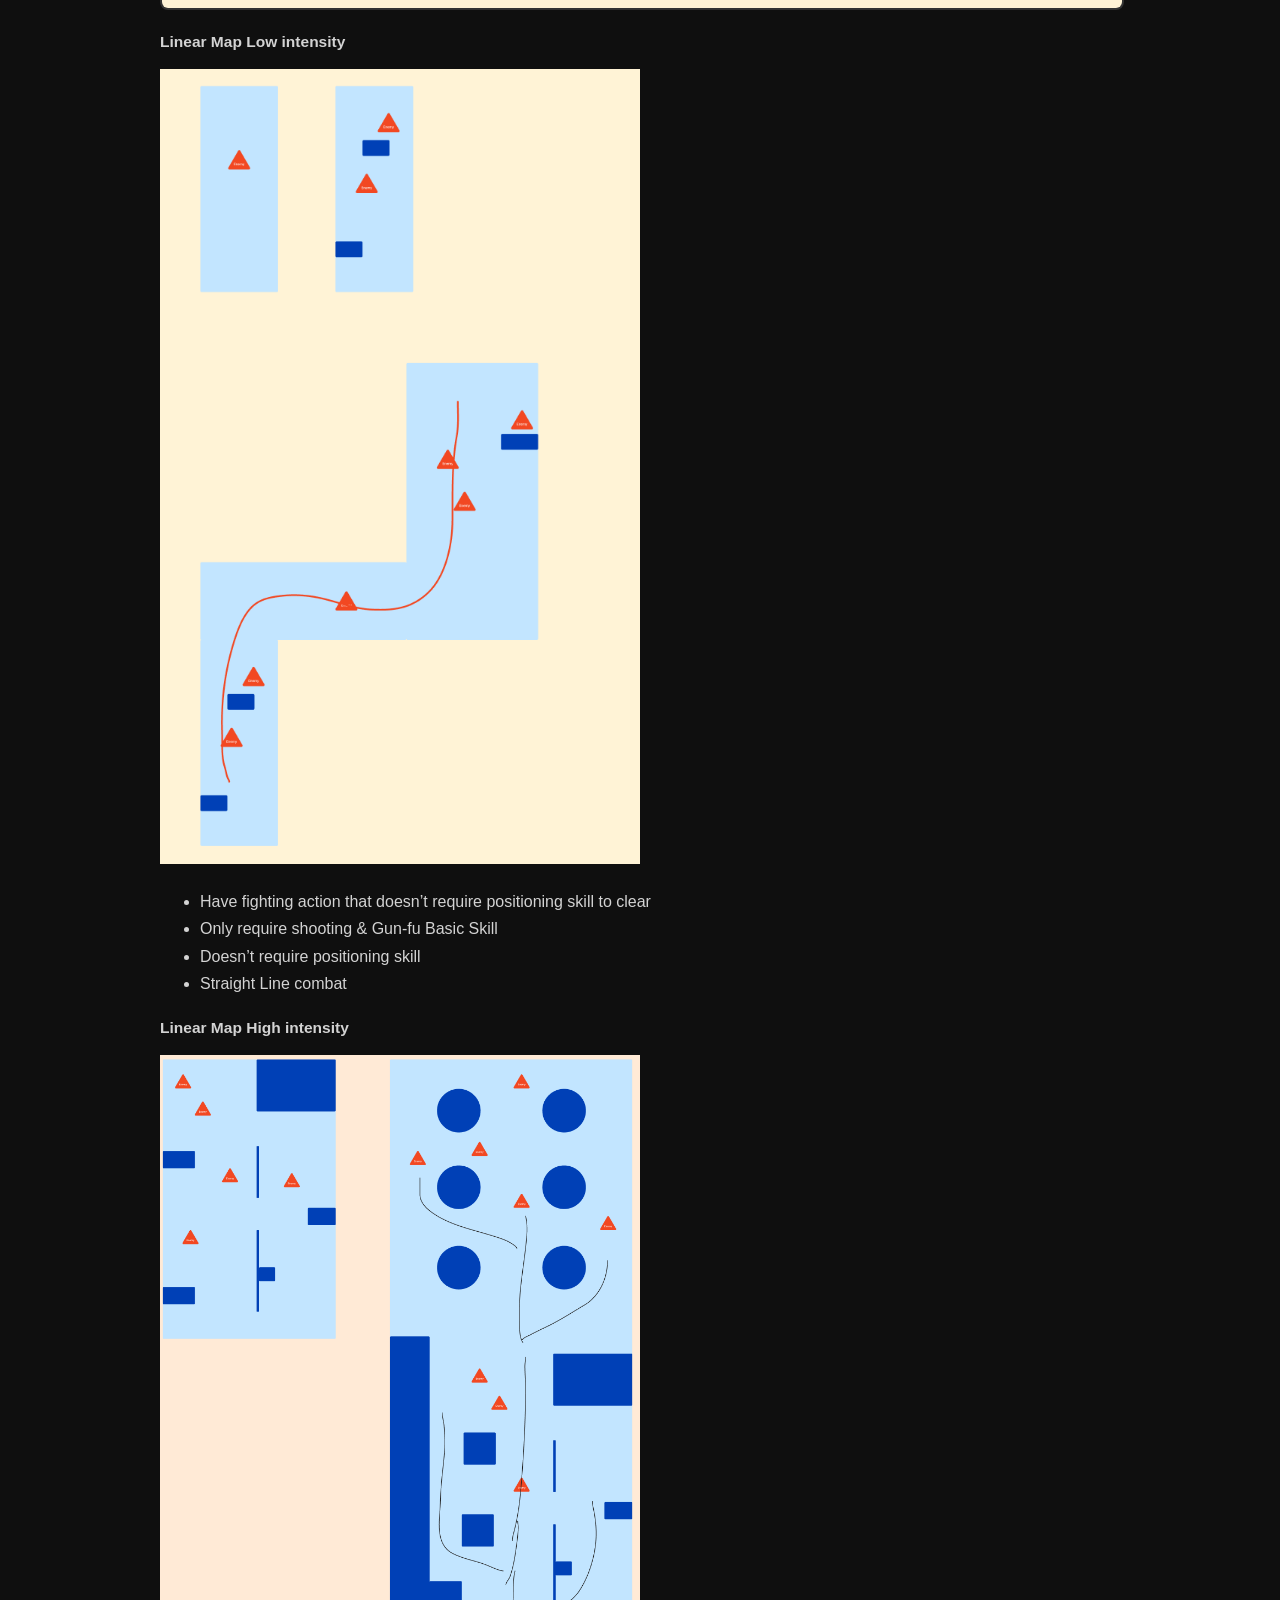
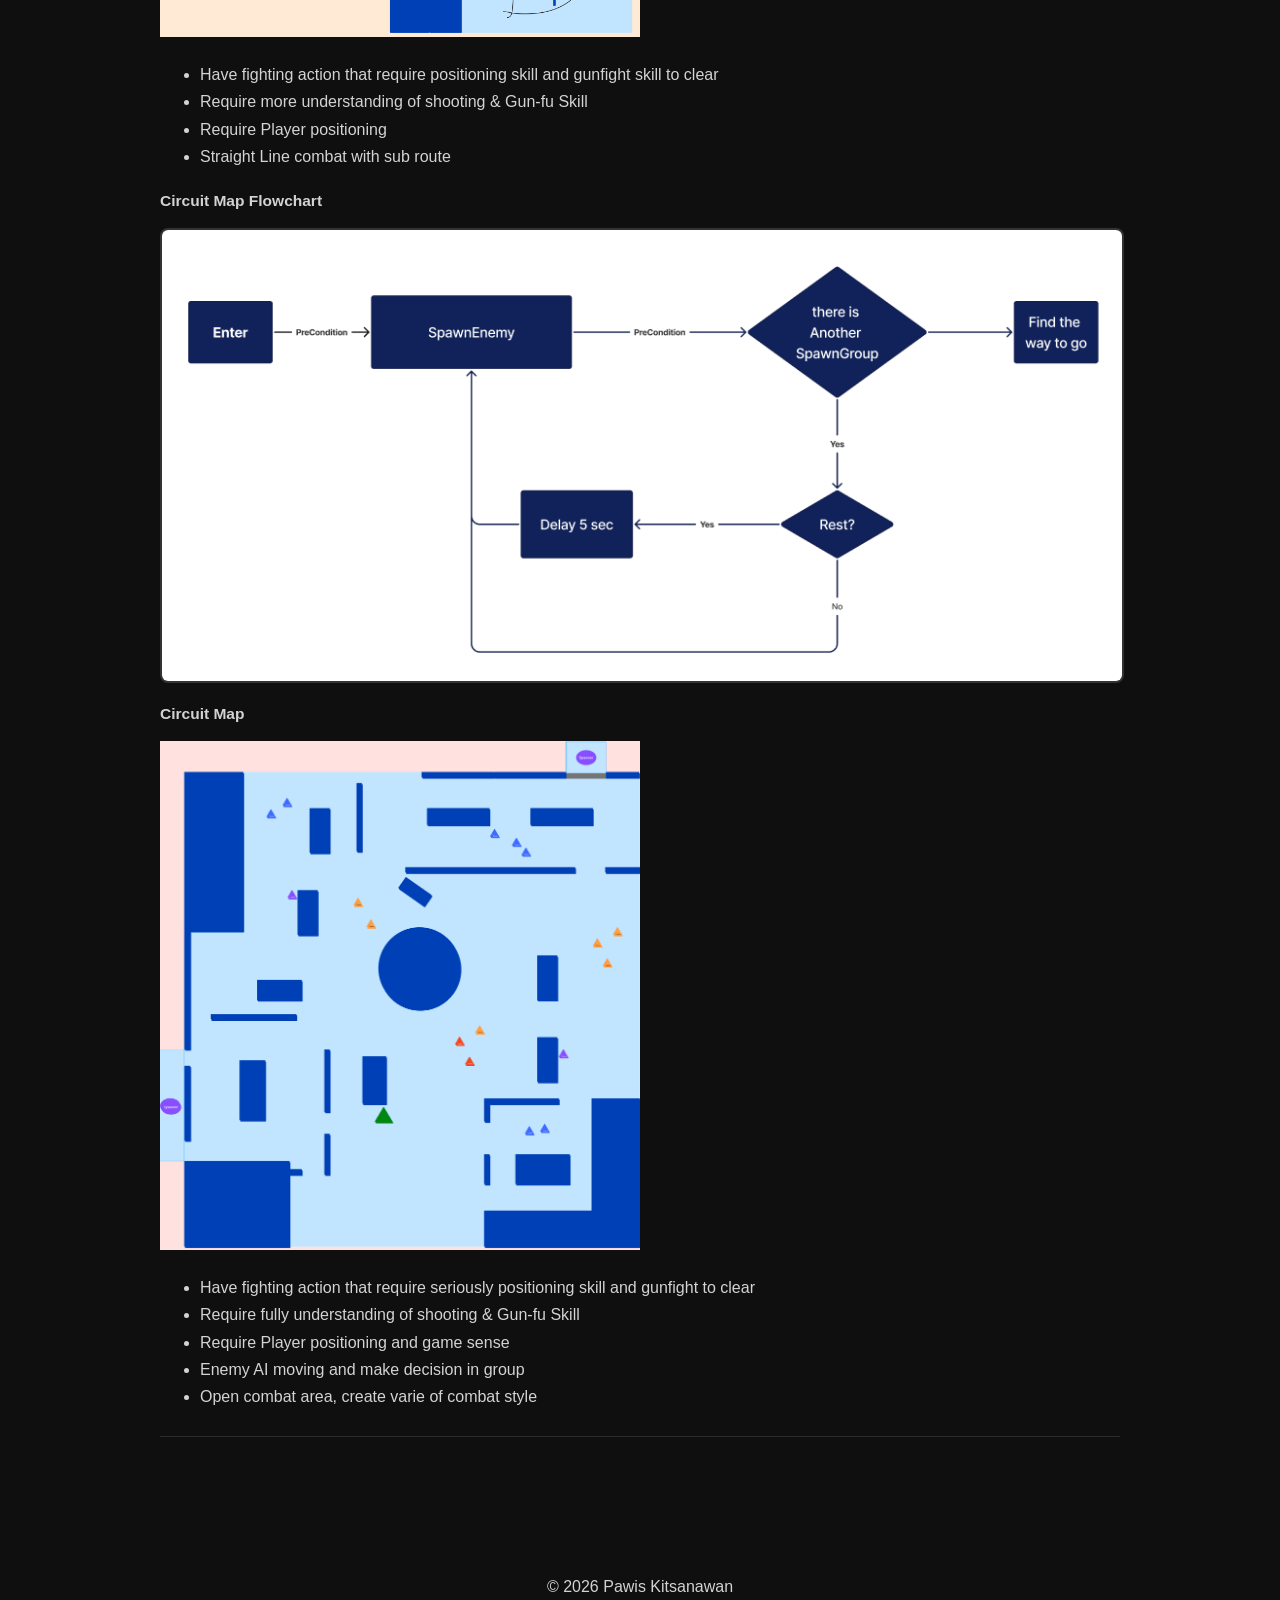
<file: projects/personal.html>
<!DOCTYPE html>
<html lang="en">
<head>
  <meta charset="UTF-8">
  <meta name="viewport" content="width=device-width, initial-scale=1">
  <title>Personal Project – Pawis Kitsanawan</title>
  <link rel="stylesheet" href="../style.css">
</head>
<body>
  <header>
    <h1>Pawis Kitsanawan</h1>
    <p class="tagline"><h2><h>Game Designer</h2></p>
<nav>
  <a href="/PawisKPortSite/">Home</a>

  <div class="dropdown">
    <span class="dropbtn">Projects ▾</span>
    <div class="dropdown-content">
      <a href="/PawisKPortSite/projects/internship.html">Internship Project</a>
      <a href="/PawisKPortSite/projects/personal.html">Personal Project</a>
      <a href="/PawisKPortSite/projects/gamejam.html">Game Jam</a>
    </div>
  </div>
  <a href="/PawisKPortSite/otherwork.html">Other Work</a>
  <a href="/PawisKPortSite/about.html">About & Resume</a>
  <a href="/PawisKPortSite/contact.html">Contact Me</a>
</nav>


  </header>
<main>
    <section>
      <h2>APEX PREDATOR</h2>  <!-- ← change this -->
    </section>
 
    <div class="pw-cols">
 
      <!-- ── LEFT: slider + info ─────────────────────────────────── -->
      <div>
 
        <!-- IMAGE SLIDER
             Add as many <div class="pw-slide"> blocks as you have screenshots.
             The JS below auto-counts them and builds the dots. -->
        <div class="pw-slider" id="slider">
          <div class="pw-slides" id="slides">
 
            <!-- Slide 1 -->
            <div class="pw-slide">
              <img src="../images/apexpredator.png" alt="Brief description" />
            </div>
 
            <!-- Slide 2 -->
            <div class="pw-slide">
              <img src="../images/Apex1.png" alt="Brief description" />
            </div>
 
            <!-- Slide 3 -->
            <div class="pw-slide">
              <img src="../images/Apex2.png" alt="Brief description" />
            </div>
 
			<!-- Slide 4 -->
             <div class="pw-slide">
              <img src="../images/Apex3.png" alt="Brief description" />
            </div>
			
			<!-- Slide 5 -->
			            <div class="pw-slide">
              <img src="../images/Apex4.png" alt="Brief description" />
            </div>
            <!-- Add more slides by copy-pasting a block above ↑ -->
 
          </div>
          <button class="pw-arr pw-arr-l" id="prevBtn">&#8249;</button>
          <button class="pw-arr pw-arr-r" id="nextBtn">&#8250;</button>
          <div class="pw-dots" id="dots"></div>
        </div>
 
        <!-- INFO TABLE — fill in your project details -->
        <div class="pw-info">
		  <div class="pw-ir"><div class="pw-il">Genre</div><div class="pw-iv">Action, Single Player, Third Person Shooter(TPS)</div></div>
          <div class="pw-ir"><div class="pw-il">Platform</div><div class="pw-iv">Windows PC</div></div>
          <div class="pw-ir"><div class="pw-il">Engine</div><div class="pw-iv">Unity</div></div>
          <div class="pw-ir"><div class="pw-il">Language</div><div class="pw-iv">C#</div></div>
          <div class="pw-ir"><div class="pw-il">Tools</div><div class="pw-iv">Blender, UnityProbuilder</div></div>
          <div class="pw-ir"><div class="pw-il">Duration</div><div class="pw-iv">24 Months</div></div>
          <div class="pw-ir"><div class="pw-il">Completion</div><div class="pw-iv">Demo Out now</div></div>
          <div class="pw-ir"><div class="pw-il">Team size</div><div class="pw-iv">4</div></div>
          <div class="pw-ir"><div class="pw-il">Role</div><div class="pw-iv">Game Designer, Level Designer</div></div>
        </div>
 
      </div><!-- /left -->
 
      <!-- ── RIGHT: overview, goals, video, download ─────────────── -->
      <div>
 
        <!-- OVERVIEW -->
        <div class="pw-sec">
          <div class="pw-sec-title">Overview</div>
          <p>
		  <strong>Apex Predator</strong> is a third-person shooter that mixes gunplay and close combat into smooth, fast-paced Gun-Fu action. Use guns and melee moves together to chain attacks, take down enemies, and execute them to show your skill in stylish, deadly fights.
		  </p>
          <p>The game’s narrative unfolds across six distinct levels, 
		  each designed as a key chapter in the overarching tale of Nero’s Revenge.
		  These levels, referred to as Acts, guide players through an escalating journey of intense combat,
		  cinematic action, and pivotal story moments, with each Act bringing Nero one step closer to his ultimate goal.</p>
        </div>
 
        <!-- DESIGN GOALS -->
        <div class="pw-sec">
          <div class="pw-sec-title">Design Goals</div>
          <ul class="pw-goals">
            <li> <strong>Integrated Combat System:</strong> 
			Develop a seamless blend of close-quarters combat and third-person shooting. 
			This system rewards a high-risk, high-efficiency playstyle, creating a unique 
			and exciting experience that distinguishes the game from others in the market.</li>
            <li><strong>Narrative-Driven Environments:</strong>  Design maps and atmospheres that act as silent storytellers. Every location is crafted to help players naturally understand the game’s world and narrative through environmental cues.</li>
            <li><strong>Intense and Organic Encounters:</strong> Create combat encounters that feel natural yet intense. This is achieved by combining level design with reactive enemy behaviors to keep players engaged and challenged.</li>
          </ul>
        </div>
 
        <!-- VIDEO PREVIEW
             If you have no video, delete this whole pw-sec block. -->
<div class="pw-sec">
  <div class="pw-sec-title">Video preview</div>
  <div style="position:relative; aspect-ratio:16/9; border-radius:8px; overflow:hidden; border:2px solid #333;">
    <iframe
      src="https://www.youtube.com/embed/ndtoHgd8iBg"
      title="Video preview"
      frameborder="0"
      allow="accelerometer; autoplay; clipboard-write; encrypted-media; gyroscope; picture-in-picture"
      allowfullscreen
      style="position:absolute; top:0; left:0; width:100%; height:100%;">
    </iframe>
  </div>
</div>
 
        <!-- DOWNLOAD BUTTONS
             Remove any button you don't need. -->
        <div class="pw-sec">
          <div class="pw-sec-title">Download</div>
          <div class="pw-dl">
            <a href="https://toxiciv.itch.io/httpsdrivegooglecomfiled1hp18dl282am8lunawzq1xrdbcywdmcohviewuspshari" target="_blank" class="pw-btn">&#8659; Download game</a>
            
          </div>
          <p style="font-size:12px; color:#555; margin-top:8px;">Windows PC Only!</p>
        </div>
 
      </div><!-- /right -->
    </div><!-- /pw-cols -->
 
 
    <!-- ── FULL-WIDTH DESIGN DETAIL ─────────────────────────────── -->
    <!-- Add, rename, or remove tabs to match your project.
         Each tab needs:
           1. A <button class="pw-tab" data-tab="TABNAME"> in .pw-tabs
           2. A <div class="pw-tc" id="tab-TABNAME"> below              -->
    <div>
      <div class="pw-detail-title">Design Detail</div>
		<p>The next section covers the design work I contributed to the project <strong>Apex Predator</strong>. It outlines my thought process, design vision, and the systems created to achieve the core goal of encouraging a high-risk, high-efficiency, and high-excitement playstyle.
The remainder of this page highlights my key contributions.
		</p>
      <br><div class="pw-tabs"></br>
        <button class="pw-tab on" data-tab="tab1">Level Design</button>   <!-- ← rename -->
        <!--<button class="pw-tab" data-tab="tab2">Level Design</button>      <!-- ← rename -->
        <!-- <button class="pw-tab" data-tab="tab3">Tab 3 title</button> -->
      </div>
   <!-- =====================================================
           TAB 1 CONTENT
           HOW TO USE:
           - Write paragraphs with <p>
           - Use <h4> for section headings (shows in highlight color)
           - Use <ul> or <ol> for bullet/numbered lists
           - Use <ul> inside <li> for nested lists
           - Drop in images with <img class="pw-detail-img"> + caption
           - Add <hr class="pw-hr"> to visually separate sections
           - Link a PDF/file with <a class="pw-pdf-link">
           ===================================================== -->
      <div class="pw-tc on" id="tab-tab1">
 
       <p><!-- Opening paragraph for this tab. --></p>
 
        <h4>Level 1 Map (Demo Map)</h4>
		<img src="../images/Level Design.png" alt="Description" class="pw-detail-img" />
        <br><p>Feature I design in Level design part</p>
        <ul>
          <li>Combat encounters (enemy composition, waves, etc.)</li>
          <li>Level Pacing</li>
          <li>Cover Placement</li>
		  <li>Environment Design</li>
		  <li>Player spawnpoint</li>
		  <li>Weapon Placement</li>
		  <li>Tutorial Flow</li>
        </ul>
		
		<h4>Level Design Framwork</h4>
		<p><strong>Linear Map Flowchart</strong></p>
		<img src="../images/Flowchart.png" alt="Description" class="pw-detail-img" />
		<div class="pw-detail-cap"></div>
		<p><strong>Linear Map Low intensity</strong></p>
        <img src="../images/linear.png" alt="Description" width="480" />
		<ul>
		<li>Have fighting action that doesn’t require positioning skill to clear</li>
		<li>Only require shooting & Gun-fu Basic Skill</li>
		<li>Doesn’t require positioning skill</li>
		<li>Straight Line combat</li>
		</ul>
		<div class="pw-detail-cap"></div>
		<p><strong>Linear Map High intensity</strong></p>
		<img src="../images/mediumintensity.png" alt="Description"width="480" />
		<ul>
		<li>Have fighting action that require positioning skill and gunfight skill to clear</li>
		<li>Require more understanding of shooting & Gun-fu Skill</li>
		<li>Require Player positioning</li>
		<li>Straight Line combat with sub route</li>
		</ul>
        <div class="pw-detail-cap"></div>
<p><strong>Circuit Map Flowchart</strong></p>
		<img src="../images/circuitflowchart.png" alt="Description" class="pw-detail-img" />
		<div class="pw-detail-cap"></div>
		<p><strong>Circuit Map</strong></p>
        <img src="../images/circuit.png" alt="Description" width="480" />
		<ul>
		<li>Have fighting action that require seriously positioning skill and gunfight to clear</li>
		<li>Require fully understanding of shooting & Gun-fu Skill</li>
		<li>Require Player positioning and game sense</li>
		<li>Enemy AI moving and make decision in group</li>
		<li>Open combat area, create varie of combat style</li>
		</ul>
		<div class="pw-detail-cap"></div>
 
        <hr class="pw-hr" />
 
      </div><!-- /tab-tab1 -->
 
      <!-- =====================================================
           TAB 2 CONTENT — same structure, fill freely
           ===================================================== -->
      <div class="pw-tc" id="tab-tab2">
 
       
 
      <!-- TAB 3 — uncomment and rename data-tab + id to add a third tab
      <div class="pw-tc" id="tab-tab3">
        <p></p>
        <h4></h4>
        <p></p>
      </div> -->
 
    </div><!-- /pw-detail-wrap -->
  </main>
 
  <footer>
    <p>&copy; 2026 Pawis Kitsanawan</p>
  </footer>
 
  <script>
    // ── Image Slider ──────────────────────────────────────
    const slides = document.getElementById('slides');
    const dotsEl = document.getElementById('dots');
    const totalSlides = document.querySelectorAll('.pw-slide').length;
    let current = 0;
 
    for (let i = 0; i < totalSlides; i++) {
      const d = document.createElement('button');
      d.className = 'pw-dot' + (i === 0 ? ' on' : '');
      d.setAttribute('aria-label', 'Go to slide ' + (i + 1));
      d.onclick = () => goTo(i);
      dotsEl.appendChild(d);
    }
    function goTo(n) {
      current = (n + totalSlides) % totalSlides;
      slides.style.transform = 'translateX(-' + (current * 100) + '%)';
      document.querySelectorAll('.pw-dot').forEach((d, i) => d.classList.toggle('on', i === current));
    }
    document.getElementById('prevBtn').onclick = () => goTo(current - 1);
    document.getElementById('nextBtn').onclick = () => goTo(current + 1);
 
    // ── Video toggle ──────────────────────────────────────
    const videoWrap = document.getElementById('videoWrap');
    const gameVideo = document.getElementById('gameVideo');
    if (videoWrap && gameVideo) {
      videoWrap.onclick = () => {
        if (gameVideo.paused) { gameVideo.play(); videoWrap.classList.add('playing'); }
        else { gameVideo.pause(); videoWrap.classList.remove('playing'); }
      };
    }
 
    // ── Design detail tabs ────────────────────────────────
    document.querySelectorAll('.pw-tab').forEach(tab => {
      tab.onclick = () => {
        document.querySelectorAll('.pw-tab').forEach(t => t.classList.remove('on'));
        document.querySelectorAll('.pw-tc').forEach(t => t.classList.remove('on'));
        tab.classList.add('on');
        document.getElementById('tab-' + tab.dataset.tab).classList.add('on');
      };
    });
	// Lightbox
const overlay = document.createElement('div');
overlay.className = 'lb-overlay';
const lbImg = document.createElement('img');
overlay.appendChild(lbImg);
document.body.appendChild(overlay);

document.querySelectorAll('.pw-detail-img').forEach(img => {
  img.onclick = () => {
    lbImg.src = img.src;
    lbImg.alt = img.alt;
    overlay.classList.add('open');
  };
});

overlay.onclick = (e) => {
  if (e.target === overlay) overlay.classList.remove('open');
};

document.addEventListener('keydown', (e) => {
  if (e.key === 'Escape') overlay.classList.remove('open');
});
  </script>
 
</body>
</html>
</file>
<file: style.css>
:root {
  --bg: #0f0f0f;
  --text: #d3d3d3;
  --highlight: #3fa9f5;
}

/* --- Base --- */
html, body {
  margin: 0;
  padding: 0;
  font-family: "Inter", "Segoe UI", Roboto, sans-serif; /* unified modern font */
  background-color: var(--bg);
  color: var(--text);
  line-height: 1.7;
}

/* --- Typography consistency --- */
h1, h2, h3, h4, h5 {
  font-family: inherit;
  font-weight: 700;
  line-height: 1.3;
  margin: 0;
}

h1 {
  font-size: 2rem;
  color: #fff;
}

h2 {
  font-size: 1.6rem;
  color: var(--highlight);
  margin: 2rem 0 0.5rem;
}

h3 {
  font-size: 1.3rem;
  color: #fff;
}

h4 {
  font-size: 1.1rem;
  color: var(--highlight);
  font-weight: 600;
  margin: 0.2rem 0 0.7rem 0;
}

p {
  font-size: 1rem;
  color: var(--text);
  margin: 0;
  line-height: 1.6;
}

/* --- Main content area --- */
main {
  max-width: 960px;
  margin: 0 auto;
  padding: 2rem 1rem 5rem;
  margin-top: 0;
  padding-top: 0;
}

/* --- Links --- */
a {
  color: var(--highlight);
  text-decoration: none;
}
a:hover {
  text-decoration: underline;
}

/* --- Header --- */
header {
  text-align: center;
  padding: 2rem 1rem 0.2rem;
}

header a {
  color: inherit;
}
header a:hover {
  color: var(--highlight);
}
hi {
	color: var(--highlight);
}
.tagline {
  margin-top: -2rem;
  color: var(--highlight);
  font-weight: 600;
}

nav {
  margin-top: 1rem;
}
nav a {
  margin: 0 0.7rem;
  font-weight: 500;
  color: var(--text);
}
nav a:hover {
  color: var(--highlight);
}

/* --- Dropdown Menu --- */
.dropdown {
  display: inline-block;
  position: relative;
}

.dropbtn {
  background: none;
  border: none;
  color: var(--text);
  font-size: 1rem;
  cursor: pointer;
  padding: 0;
  margin: 0 0.7rem;
}

.dropbtn:hover {
  color: var(--highlight);
}

.dropdown-content {
  display: none;
  position: absolute;
  background-color: #1a1a1a;
  min-width: 200px;
  border: 1px solid #333;
  box-shadow: 0 0 10px rgba(0,0,0,0.3);
  z-index: 1;
}

.dropdown-content a {
  display: block;
  padding: 0.7rem 1rem;
  color: var(--text);
}

.dropdown-content a:hover {
  background-color: #2a2a2a;
  color: var(--highlight);
}

.dropdown:hover .dropdown-content {
  display: block;
}

/* --- Sections --- */
section {
  margin-top: 3rem;
}
section h2 {
  border-bottom: 1px solid #333;
  padding-bottom: 0.5rem;
  margin-bottom: 1.5rem;
}

/* --- Footer --- */
footer {
  text-align: center;
  padding: 2rem;
  font-size: 0.9rem;
  color: #666;
}

/* --- Utility --- */
.highlight {
  color: var(--highlight);
  font-weight: 600;
}

/* --- Project Gallery --- */
.project-gallery {
  display: flex;
  flex-direction: column;
  gap: 3rem;
  align-items: center;
  margin-top: 2rem;
}

.project-item {
  text-align: center;
}

.project-item img {
  width: 100%;
  max-width: 700px;
  border: 2px solid #333;
  border-radius: 8px;
  transition: transform 0.3s ease, border-color 0.3s ease;
}

.project-item img:hover {
  transform: scale(1.02);
  border-color: var(--highlight);
}

/* --- Jam Gallery --- */
.jam-gallery {
  display: flex;
  flex-direction: column;
  gap: 3rem;
  align-items: center;
  margin-top: 1.5rem;
}

/* Each project block */
.jam-project {
  text-align: center;
  max-width: 600px;
}

/* Images */
.jam-project img {
  width: 100%;
  border: 2px solid #333;
  border-radius: 6px;
  transition: transform 0.3s ease, border-color 0.3s ease;
}

.jam-project img:hover {
  transform: scale(1.02);
  border-color: var(--highlight);
}

/* Game name */
.jam-project h3 {
  margin-top: 1rem;
  margin-bottom: 0.3rem;
  color: #ffffff;
  font-size: 1.4rem;
}

/* Role */
.jam-project .role {
  color: var(--highlight);
  font-weight: 600;
  margin: 0.2rem 0 0.7rem 0;
  font-size: 1.1rem;
}

/* Description */
.jam-project p {
  color: var(--text);
  margin: 0;
  line-height: 1.6;
}

/* --- Project Entry (Internship & Personal) --- */
.project-entry {
  text-align: center;
  max-width: 700px;
  margin: 0 auto 3rem auto;
}

.project-entry img {
  width: 100%;
  border: 2px solid #333;
  border-radius: 6px;
  transition: transform 0.3s ease, border-color 0.3s ease;
}

.project-entry img:hover {
  transform: scale(1.02);
  border-color: var(--highlight);
}

.project-entry h3 {
  margin-top: 1rem;
  margin-bottom: 0.3rem;
  color: #ffffff;
  font-size: 1.4rem;
}

.project-entry .role {
  margin: 0.2rem 0 0.8rem 0;
  color: var(--highlight);
  font-size: 1.1rem;
  font-weight: 600;
}

.project-entry p {
  color: var(--text);
  margin: 0;
  line-height: 1.6;
}

/* --- Responsive --- */
@media (max-width: 600px) {
  main {
    padding: 1.5rem;
  }
  nav a, .dropbtn {
    display: inline-block;
    margin: 0.3rem 0.6rem;
  }
}

/* ABOUT PAGE LAYOUT ------------------------------------------------ */

/* About Page Layout */
.about-container {
  display: flex;
  justify-content: center;
  align-items: flex-start;
  gap: 3rem;
  flex-wrap: wrap;
  margin-top: 3rem;
}

/* Left: photo & icons */
.about-left {
  text-align: center;
  flex: 1 1 250px;
}

.about-photo {
  width: 320px;
  border: 3px solid #444;
  border-radius: 10px;
  margin-bottom: 1rem;
  transition: transform 0.2s;
}


/* Icon Row under Photo */
.about-links {
  display: flex;
  justify-content: center;
  align-items: flex-start;   /* align tops neatly */
  gap: 3rem;                 /* space between icons */
  margin-top: 1rem;
}

.about-icon {
  display: flex;
  flex-direction: column;
  align-items: center;
  text-decoration: none;
  color: var(--highlight);
  font-weight: 600;
  transition: transform 0.2s ease;
}

/* Standardize image sizes so they line up perfectly */
.about-icon img {
  width: 42px;
  height: 42px;             /* forces equal icon box height */
  object-fit: contain;      /* keep aspect ratio within box */
  margin-bottom: 0.4rem;
  transition: transform 0.2s ease;
}

.about-icon:hover {
  transform: scale(1.1);
}

.about-icon span {
  font-size: 1rem;
  color: var(--highlight);
}


/* Right: about text */
.about-right {
  flex: 1 1 400px;
  max-width: 500px;
}

.about-right h2 {
  color: var(--highlight);
  border-bottom: 1px solid #333;
  padding-bottom: 0.3rem;
  margin-bottom: 1rem;
}

.about-right p {
  color: var(--text);
  margin-bottom: 1rem;
  line-height: 1.6;
}

/* Responsive */
@media (max-width: 768px) {
  .about-container {
    flex-direction: column;
    align-items: center;
    text-align: center;
  }

  .about-right h2 {
    text-align: center;
  }

  .about-right p {
    text-align: center;
  }
}
/* CONTACT PAGE ------------------------------------------------ */

.contact-container {
  text-align: center;
  margin-top: 3rem;
}

.contact-intro {
  color: var(--text);
  margin-bottom: 2rem;
  font-size: 1.05rem;
}

.contact-info {
  display: flex;
  flex-direction: column;
  align-items: center;
  gap: 1.5rem;
}

.contact-item {
  display: flex;
  align-items: center;
  gap: 0.8rem;
  font-size: 1.1rem;
  color: var(--text);
}

.contact-item i {
  color: var(--highlight);
  font-size: 1.3rem;
  width: 24px;
  text-align: center;
}

.contact-item a {
  color: var(--highlight);
  text-decoration: none;
}

.contact-item a:hover {
  text-decoration: underline;
}

@media (max-width: 600px) {
  .contact-info {
    font-size: 1rem;
    gap: 1rem;
  }
}
    /* ── Slider ─────────────────────────────────────────── */
    .pw-slider {
      position: relative;
      border: 2px solid #333;
      border-radius: 8px;
      overflow: hidden;
      background: #1a1a1a;
    }
    .pw-slides {
      display: flex;
      transition: transform 0.4s ease;
    }
    .pw-slide { min-width: 100%; }
    .pw-slide img {
      width: 100%;
      aspect-ratio: 16/9;
      object-fit: cover;
      display: block;
    }
    .pw-slide-ph {
      width: 100%;
      aspect-ratio: 16/9;
      background: #222;
      display: flex;
      align-items: center;
      justify-content: center;
      font-size: 12px;
      color: #555;
    }
    .pw-slide-cap {
      font-size: 11px;
      color: #888;
      padding: 5px 8px;
      background: #161616;
      border-top: 1px solid #2a2a2a;
    }
    .pw-arr {
      position: absolute;
      top: 42%;
      transform: translateY(-50%);
      background: rgba(0,0,0,0.65);
      border: none;
      color: #fff;
      width: 28px;
      height: 28px;
      border-radius: 50%;
      cursor: pointer;
      font-size: 16px;
      display: flex;
      align-items: center;
      justify-content: center;
      z-index: 2;
    }
    .pw-arr:hover { background: rgba(63,169,245,0.75); }
    .pw-arr-l { left: 8px; }
    .pw-arr-r { right: 8px; }
    .pw-dots {
      display: flex;
      justify-content: center;
      gap: 6px;
      padding: 7px 0 4px;
    }
    .pw-dot {
      width: 7px;
      height: 7px;
      border-radius: 50%;
      background: #444;
      border: none;
      cursor: pointer;
      padding: 0;
    }
    .pw-dot.on { background: var(--highlight); }

    /* ── Info table ─────────────────────────────────────── */
    .pw-info {
      margin-top: 14px;
      border: 1px solid #2a2a2a;
      border-radius: 6px;
      overflow: hidden;
    }
    .pw-ir {
      display: grid;
      grid-template-columns: 88px 1fr;
      border-bottom: 1px solid #1e1e1e;
    }
    .pw-ir:last-child { border-bottom: none; }
    .pw-il {
      font-size: 11px;
      font-weight: 600;
      color: var(--highlight);
      padding: 6px 8px;
      background: #161616;
      border-right: 1px solid #2a2a2a;
    }
    .pw-iv {
      font-size: 11px;
      color: var(--text);
      padding: 6px 8px;
    }

    /* ── Two-column layout ──────────────────────────────── */
    .pw-cols {
      display: grid;
      grid-template-columns: 420px 1fr;
      gap: 28px;
      margin-top: 1.5rem;
    }
    @media (max-width: 640px) {
      .pw-cols { grid-template-columns: 1fr; }
    }

    /* ── Right-column section titles ────────────────────── */
    .pw-sec { margin-bottom: 1.6rem; }
    .pw-sec-title {
      color: var(--highlight);
      font-size: 1.25rem;
      font-weight: 700;
      border-bottom: 1px solid #333;
      padding-bottom: 0.4rem;
      margin-bottom: 0.8rem;
    }
    .pw-sec p { font-size: 0.95rem; margin-bottom: 0.7rem; }
    .pw-goals {
      margin: 0;
      padding-left: 18px;
    }
    .pw-goals li {
      font-size: 0.95rem;
      color: var(--text);
      margin-bottom: 5px;
      line-height: 1.6;
    }

    /* ── Video ──────────────────────────────────────────── */
    .pw-vid {
      position: relative;
      background: #000;
      border: 2px solid #333;
      border-radius: 8px;
      overflow: hidden;
      aspect-ratio: 16/9;
      display: flex;
      align-items: center;
      justify-content: center;
      cursor: pointer;
    }
    .pw-vid video { width: 100%; height: 100%; object-fit: cover; }
    .pw-play {
      position: absolute;
      width: 48px;
      height: 48px;
      border-radius: 50%;
      background: rgba(255,255,255,0.88);
      display: flex;
      align-items: center;
      justify-content: center;
      pointer-events: none;
    }
    .pw-play-tri {
      width: 0; height: 0;
      border-top: 11px solid transparent;
      border-bottom: 11px solid transparent;
      border-left: 18px solid #111;
      margin-left: 3px;
    }
    .pw-vid.playing .pw-play { display: none; }

    /* ── Download buttons ───────────────────────────────── */
    .pw-dl { display: flex; gap: 10px; flex-wrap: wrap; margin-top: 6px; }
    .pw-btn {
      display: inline-flex;
      align-items: center;
      gap: 6px;
      padding: 7px 16px;
      border-radius: 6px;
      border: 1px solid var(--highlight);
      font-size: 13px;
      font-weight: 500;
      color: var(--highlight);
      background: transparent;
      cursor: pointer;
      text-decoration: none;
      transition: background 0.2s;
    }
    .pw-btn:hover { background: rgba(63,169,245,0.12); text-decoration: none; }

    /* ── Full-width Design Detail ───────────────────────── */
    .pw-detail-wrap {
      margin-top: 3rem;
      border-top: 1px solid #333;
      padding-top: 1.5rem;
    }
    .pw-detail-title {
      color: var(--highlight);
      font-size: 1.6rem;
      font-weight: 700;
      border-bottom: 1px solid #333;
      padding-bottom: 0.5rem;
      margin-bottom: 1.4rem;
    }
    .pw-tabs {
      display: flex;
      border-bottom: 1px solid #333;
      margin-bottom: 1.4rem;
    }
    .pw-tab {
      font-family: inherit;
      font-size: 14px;
      font-weight: 600;
      padding: 8px 20px;
      border: none;
      background: none;
      cursor: pointer;
      color: #777;
      border-bottom: 2px solid transparent;
      margin-bottom: -1px;
    }
    .pw-tab.on { color: var(--highlight); border-bottom-color: var(--highlight); }
    .pw-tc { display: none; }
    .pw-tc.on { display: block; }
    .pw-tc p { font-size: 0.97rem; margin-bottom: 0.9rem; }

    /* Detail cards grid */
    .pw-card-grid {
      display: grid;
      grid-template-columns: 1fr 1fr;
      gap: 20px;
      margin: 1.2rem 0;
    }
    @media (max-width: 560px) { .pw-card-grid { grid-template-columns: 1fr; } }
    .pw-card {
      background: #161616;
      border: 1px solid #2a2a2a;
      border-radius: 8px;
      padding: 1rem 1.1rem;
    }
    .pw-card h4 {
      color: var(--highlight);
      font-size: 1rem;
      font-weight: 600;
      margin: 0 0 0.5rem;
    }
    .pw-card p { font-size: 0.9rem; margin: 0; }

    /* Full-width image placeholder inside detail */
    .pw-detail-img {
      width: 100%;
      border: 2px solid #333;
      border-radius: 8px;
      display: block;
      margin: 0.8rem 0 0.3rem;
      transition: border-color 0.3s;
    }
    .pw-detail-img:hover { border-color: var(--highlight); }
    .pw-detail-img-ph {
      width: 100%;
      aspect-ratio: 16/9;
      background: #1a1a1a;
      border: 2px solid #2a2a2a;
      border-radius: 8px;
      display: flex;
      align-items: center;
      justify-content: center;
      font-size: 13px;
      color: #555;
      margin: 0.8rem 0 0.3rem;
    }
    .pw-detail-cap {
      font-size: 12px;
      color: #555;
      text-align: center;
      margin-bottom: 1.2rem;
    }
    .pw-hr {
      border: none;
      border-top: 1px solid #2a2a2a;
      margin: 1.6rem 0;
    }

 .project-page main { max-width: 860px; }
 
    /* ── Top block: image + info side by side ── */
    .in-top {
      display: grid;
      grid-template-columns: 1fr 1fr;
      gap: 28px;
      margin-top: 1.5rem;
      align-items: start;
    }
    @media (max-width: 640px) { .in-top { grid-template-columns: 1fr; } }
 
    .in-img {
      width: 100%;
      border: 2px solid #333;
      border-radius: 8px;
      display: block;
      transition: border-color 0.3s;
    }
    .in-img:hover { border-color: var(--highlight); }
 
    /* Steam button */
    .in-steam {
      display: inline-flex;
      align-items: center;
      gap: 8px;
      margin-top: 12px;
      padding: 8px 18px;
      border-radius: 6px;
      border: 1px solid var(--highlight);
      color: var(--highlight);
      font-size: 13px;
      font-weight: 600;
      text-decoration: none;
      transition: background 0.2s;
    }
    .in-steam:hover { background: rgba(63,169,245,0.12); text-decoration: none; }
 
    /* Info table */
    .in-info { border: 1px solid #2a2a2a; border-radius: 6px; overflow: hidden; }
    .in-ir { display: grid; grid-template-columns: 100px 1fr; border-bottom: 1px solid #1e1e1e; }
    .in-ir:last-child { border-bottom: none; }
    .in-il { font-size: 11px; font-weight: 600; color: var(--highlight); padding: 7px 10px; background: #161616; border-right: 1px solid #2a2a2a; }
    .in-iv { font-size: 11px; color: var(--text); padding: 7px 10px; }
 
    /* ── Overview + internship info ── */
    .in-sec { margin-top: 2rem; }
    .in-sec-title {
      color: var(--highlight);
      font-size: 1.25rem;
      font-weight: 700;
      border-bottom: 1px solid #333;
      padding-bottom: 0.4rem;
      margin-bottom: 0.8rem;
    }
    .in-sec p { font-size: 0.95rem; margin-bottom: 0.8rem; }
 
    /* Duration highlight box */
    .in-duration {
      display: inline-block;
      background: #161616;
      border: 1px solid #2a2a2a;
      border-radius: 6px;
      padding: 8px 16px;
      font-size: 0.95rem;
      color: var(--highlight);
      font-weight: 600;
      margin-bottom: 1rem;
    }
 
    /* ── Tabs (same style as personal page) ── */
    .in-detail-wrap {
      margin-top: 2.5rem;
      border-top: 1px solid #333;
      padding-top: 1.5rem;
    }
    .in-detail-title {
      color: var(--highlight);
      font-size: 1.6rem;
      font-weight: 700;
      border-bottom: 1px solid #333;
      padding-bottom: 0.5rem;
      margin-bottom: 1.4rem;
    }
    .in-tabs {
      display: flex;
      flex-wrap: wrap;
      border-bottom: 1px solid #333;
      margin-bottom: 1.4rem;
    }
    .in-tab {
      font-family: inherit;
      font-size: 13px;
      font-weight: 600;
      padding: 8px 16px;
      border: none;
      background: none;
      cursor: pointer;
      color: #777;
      border-bottom: 2px solid transparent;
      margin-bottom: -1px;
    }
    .in-tab.on { color: var(--highlight); border-bottom-color: var(--highlight); }
    .in-tc { display: none; }
    .in-tc.on { display: block; }
 
    /* Free-form content inside tabs */
    .in-tc p { font-size: 0.95rem; margin-bottom: 0.9rem; }
    .in-tc h4 { color: var(--highlight); font-size: 1.05rem; font-weight: 600; margin: 1.4rem 0 0.4rem; }
    .in-tc h4:first-child { margin-top: 0; }
    .in-tc ul, .in-tc ol { padding-left: 20px; margin: 0 0 0.9rem; }
    .in-tc li { font-size: 0.95rem; color: var(--text); line-height: 1.7; margin-bottom: 3px; }
    .in-tc ul ul { margin: 4px 0 4px; }
 
    /* Images inside tabs */
    .in-detail-img { width: 100%; border: 2px solid #333; border-radius: 8px; display: block; margin: 0.8rem 0 0.3rem; transition: border-color 0.3s; }
    .in-detail-img:hover { border-color: var(--highlight); }
    .in-detail-cap { font-size: 12px; color: #555; text-align: center; margin-bottom: 1.2rem; }
    .in-hr { border: none; border-top: 1px solid #2a2a2a; margin: 1.6rem 0; }

.lb-overlay {
  display: none;
  position: fixed;
  inset: 0;
  background: rgba(0,0,0,0.85);
  z-index: 999;
  align-items: center;
  justify-content: center;
  cursor: zoom-out;
}
.lb-overlay.open { display: flex; }
.lb-overlay img {
  max-width: 90vw;
  max-height: 90vh;
  border-radius: 6px;
  object-fit: contain;
  cursor: default;
}
.in-detail-img { cursor: zoom-in; }
.project-page main { max-width: 860px; }
 
    /* ── Game selector tabs (top level) ── */
    .gj-selector {
      display: flex;
      gap: 8px;
      flex-wrap: wrap;
      margin-top: 1.5rem;
      margin-bottom: 2rem;
    }
    .gj-sel-btn {
      font-family: inherit;
      font-size: 14px;
      font-weight: 600;
      padding: 9px 20px;
      border-radius: 6px;
      border: 1px solid #333;
      background: transparent;
      color: #777;
      cursor: pointer;
      transition: all 0.2s;
    }
    .gj-sel-btn:hover { border-color: var(--highlight); color: var(--highlight); }
    .gj-sel-btn.on { border-color: var(--highlight); color: var(--highlight); background: rgba(63,169,245,0.08); }
 
    /* ── Game panel ── */
    .gj-panel { display: none; }
    .gj-panel.on { display: block; }
 
    /* ── Game header: image + info ── */
    .gj-top {
      display: grid;
      grid-template-columns: 1fr 1fr;
      gap: 28px;
      align-items: start;
    }
    @media (max-width: 600px) { .gj-top { grid-template-columns: 1fr; } }
 
    .gj-img {
      width: 100%;
      border: 2px solid #333;
      border-radius: 8px;
      display: block;
      transition: border-color 0.3s;
      cursor: zoom-in;
    }
    .gj-img:hover { border-color: var(--highlight); }
 
    /* Info table */
    .gj-info { border: 1px solid #2a2a2a; border-radius: 6px; overflow: hidden; }
    .gj-ir { display: grid; grid-template-columns: 110px 1fr; border-bottom: 1px solid #1e1e1e; }
    .gj-ir:last-child { border-bottom: none; }
    .gj-il { font-size: 11px; font-weight: 600; color: var(--highlight); padding: 7px 10px; background: #161616; border-right: 1px solid #2a2a2a; }
    .gj-iv { font-size: 11px; color: var(--text); padding: 7px 10px; }
 
    /* ── Sections ── */
    .gj-sec { margin-top: 2rem; }
    .gj-sec-title {
      color: var(--highlight);
      font-size: 1.2rem;
      font-weight: 700;
      border-bottom: 1px solid #333;
      padding-bottom: 0.4rem;
      margin-bottom: 0.8rem;
    }
    .gj-sec p { font-size: 0.95rem; margin-bottom: 0.8rem; }
 
    /* ── Problem list ── */
    .gj-problems { list-style: none; padding: 0; margin: 0; }
    .gj-problem {
      background: #161616;
      border: 1px solid #2a2a2a;
      border-radius: 8px;
      padding: 1rem 1.1rem;
      margin-bottom: 12px;
    }
    .gj-problem-label {
      font-size: 11px;
      font-weight: 600;
      text-transform: uppercase;
      letter-spacing: 0.05em;
      margin-bottom: 3px;
    }
    .gj-problem-label.prob { color: #e06c6c; }
    .gj-problem-label.fix  { color: #6cbfe0; }
    .gj-problem-label.learn { color: #6ce0a0; }
    .gj-problem p { font-size: 0.9rem; margin: 0 0 10px; }
    .gj-problem p:last-child { margin-bottom: 0; }
 
    /* ── Divider between games ── */
    .gj-divider { border: none; border-top: 1px solid #222; margin: 2.5rem 0; }
 
    /* ── Lightbox ── */
    .lb-overlay {
      display: none;
      position: fixed;
      inset: 0;
      background: rgba(0,0,0,0.85);
      z-index: 999;
      align-items: center;
      justify-content: center;
      cursor: zoom-out;
    }
    .lb-overlay.open { display: flex; }
    .lb-overlay img {
      max-width: 90vw;
      max-height: 90vh;
      border-radius: 6px;
      object-fit: contain;
      cursor: default;
    }
	
	.gj-itchio {
  display: inline-flex;
  align-items: center;
  gap: 8px;
  margin-top: 12px;
  padding: 8px 18px;
  border-radius: 6px;
  border: 1px solid var(--highlight);
  color: var(--highlight);
  font-size: 13px;
  font-weight: 600;
  text-decoration: none;
  transition: background 0.2s;
}
.gj-itchio:hover { background: rgba(63,169,245,0.12); text-decoration: none; }

 /* ── Intro ── */
    .ow-intro {
      margin-top: 1rem;
      margin-bottom: 2.5rem;
      font-size: 0.97rem;
      color: var(--text);
      line-height: 1.7;
    }
 
    /* ── Slider wrapper ── */
    .ow-slider-wrap {
      position: relative;
      user-select: none;
    }
 
    /* Main image area */
    .ow-slider {
      position: relative;
      border: 2px solid #333;
      border-radius: 10px;
      overflow: hidden;
      background: #111;
    }
    .ow-slides {
      display: flex;
      transition: transform 0.4s ease;
    }
    .ow-slide { min-width: 100%; }
    .ow-slide img {
      width: 100%;
      aspect-ratio: 1 / 1;
      object-fit: contain;
      display: block;
      background: #111;
      cursor: zoom-in;
      image-rendering: pixelated;
    }
 
    /* Arrow buttons */
    .ow-arr {
      position: absolute;
      top: 50%;
      transform: translateY(-50%);
      background: rgba(0,0,0,0.6);
      border: none;
      color: #fff;
      width: 36px;
      height: 36px;
      border-radius: 50%;
      cursor: pointer;
      font-size: 20px;
      display: flex;
      align-items: center;
      justify-content: center;
      z-index: 2;
      transition: background 0.2s;
    }
    .ow-arr:hover { background: rgba(63,169,245,0.75); }
    .ow-arr-l { left: 10px; }
    .ow-arr-r { right: 10px; }
 
    /* Image title and caption */
    .ow-caption {
      text-align: center;
      margin-top: 14px;
      min-height: 48px;
    }
    .ow-caption-title {
      font-size: 1.1rem;
      font-weight: 600;
      color: #fff;
      margin-bottom: 4px;
    }
    .ow-caption-desc {
      font-size: 0.88rem;
      color: #777;
    }
 
    /* Dots */
    .ow-dots {
      display: flex;
      justify-content: center;
      gap: 7px;
      margin-top: 16px;
      flex-wrap: wrap;
    }
    .ow-dot {
      width: 7px;
      height: 7px;
      border-radius: 50%;
      background: #444;
      border: none;
      cursor: pointer;
      padding: 0;
      transition: background 0.2s;
    }
    .ow-dot.on { background: var(--highlight); }
 
    /* Counter */
    .ow-counter {
      text-align: center;
      font-size: 12px;
      color: #555;
      margin-top: 8px;
    }
 
    /* ── Lightbox ── */
    .lb-overlay {
      display: none;
      position: fixed;
      inset: 0;
      background: rgba(0,0,0,0.9);
      z-index: 999;
      align-items: center;
      justify-content: center;
      cursor: zoom-out;
    }
    .lb-overlay.open { display: flex; }
    .lb-overlay img {
      max-width: 90vw;
      max-height: 90vh;
      object-fit: contain;
      cursor: default;
      image-rendering: pixelated;
    }
</file>
